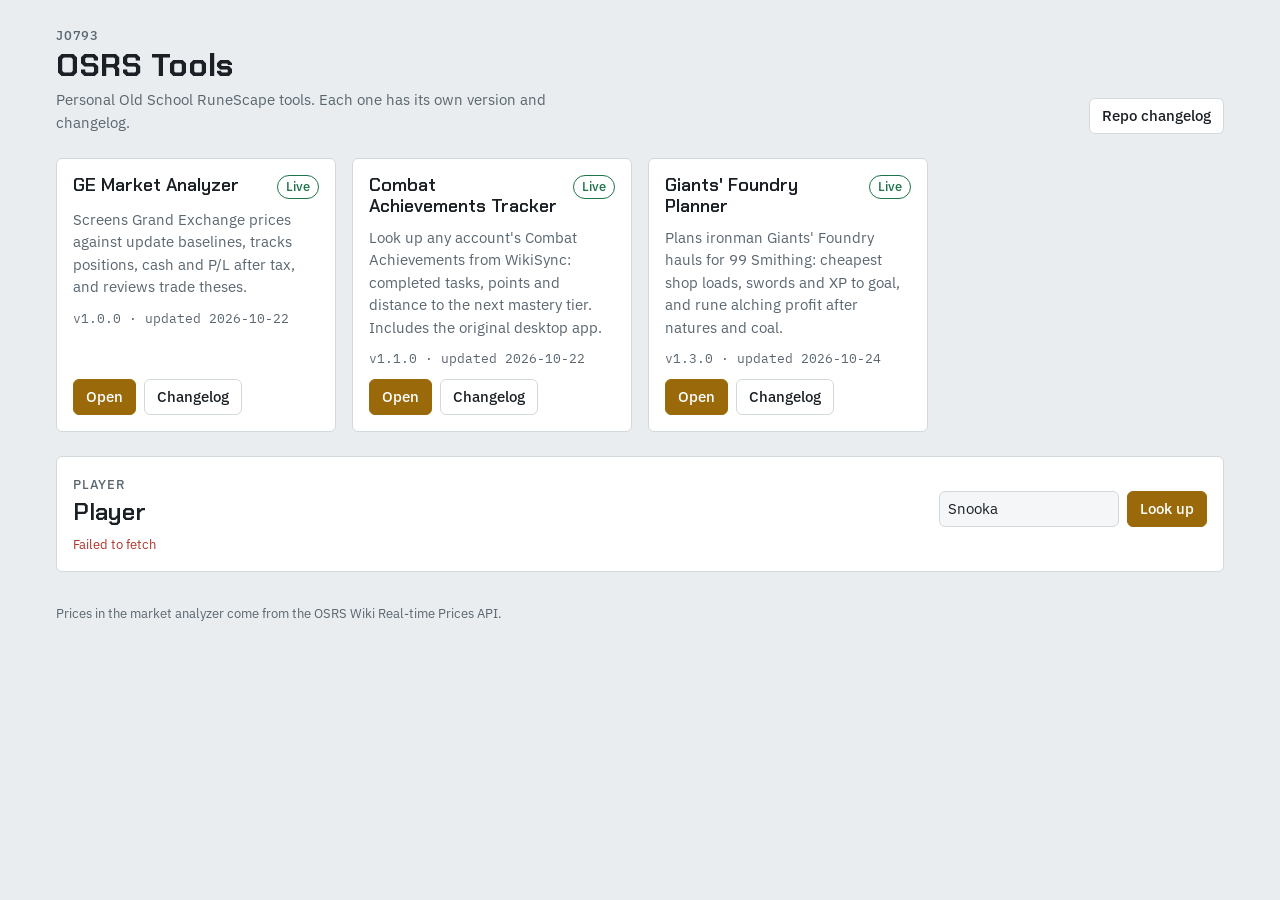
<file: index.html>
<!doctype html>
<html lang="en">
<head>
<meta charset="utf-8">
<meta name="viewport" content="width=device-width, initial-scale=1, viewport-fit=cover">
<title>OSRS Tools</title>
<link rel="stylesheet" href="shared/theme.css">
<style>
  header.hub { display: flex; flex-wrap: wrap; align-items: end; justify-content: space-between; gap: 12px; margin-bottom: 24px; }
  header.hub p { margin: 6px 0 0; max-width: 60ch; }
  .tools { display: grid; grid-template-columns: repeat(auto-fill, minmax(280px, 1fr)); gap: 16px; }
  .tool { display: flex; flex-direction: column; gap: 10px; }
  .tool .top { display: flex; justify-content: space-between; align-items: start; gap: 8px; }
  .tool p { margin: 0; color: var(--muted); }
  .tool .meta { font-size: var(--step--1); color: var(--muted); }
  .tool .actions { display: flex; gap: 8px; margin-top: auto; flex-wrap: wrap; }
  .status-scaffold { color: var(--warn); }
  .status-live { color: var(--up); }
  .status-pending-import { color: var(--muted); }
  .status-archived { color: var(--muted); }
  /* ---------- player panel ---------- */
  [hidden] { display: none !important; }
  .player { margin-top: 24px; display: grid; gap: 16px; }
  .p-head { display: flex; flex-wrap: wrap; align-items: end; justify-content: space-between; gap: 12px; }
  .p-head h2 { margin-top: 2px; }
  .p-meta { font-size: var(--step--1); color: var(--muted); margin-top: 2px; }
  .p-form { display: flex; gap: 8px; flex-wrap: wrap; }
  .p-form input { width: 12em; }
  .p-status { font-size: var(--step--1); color: var(--muted); min-height: 1.2em; margin: -8px 0 0; }
  .p-status.err { color: var(--down); } .p-status.warn { color: var(--warn); } .p-status.ok { color: var(--up); }
  .p-body { display: grid; gap: 14px; }
  .p-sum { display: grid; grid-template-columns: repeat(auto-fit, minmax(160px, 1fr)); gap: 10px; }
  .sum { display: grid; gap: 2px; padding: 10px 12px; background: var(--surface-2); border-radius: var(--radius); border-top: 2px solid var(--gold); }
  .sum b { font-family: var(--font-display); font-size: var(--step-2); font-weight: 600; line-height: 1.1; }
  .sum small { font-size: var(--step--1); }
  .p-controls { display: flex; flex-wrap: wrap; align-items: center; gap: 10px 14px; }
  .seg { display: inline-flex; border: 1px solid var(--line); border-radius: var(--radius); overflow: hidden; }
  .seg button { border: 0; border-radius: 0; padding: 4px 10px; background: var(--surface); font-size: var(--step--1); }
  .seg button + button { border-left: 1px solid var(--line); }
  .seg button.on { background: var(--gold); color: var(--surface); }
  .p-controls label { display: inline-flex; align-items: center; gap: 6px; font-size: var(--step--1); color: var(--muted); }
  .p-controls select { font-size: var(--step--1); padding: 3px 6px; }
  .p-grid { display: grid; grid-template-columns: repeat(auto-fill, minmax(min(100%, 176px), 1fr)); gap: 8px; }
  .skill { --c: var(--muted); position: relative; min-width: 0; display: grid; gap: 6px; padding: 9px 10px 8px; border-radius: var(--radius);
    background: var(--surface-2); border: 1px solid var(--line); border-left: 3px solid var(--c); }
  .skill.cat-combat { --c: var(--down); } .skill.cat-gathering { --c: var(--up); }
  .skill.cat-artisan { --c: var(--gold); } .skill.cat-support { --c: var(--info); }
  .s-top { display: flex; align-items: center; gap: 7px; }
  .s-top img { image-rendering: pixelated; flex: none; }
  .s-name { font-weight: 500; flex: 1; min-width: 0; overflow: hidden; text-overflow: ellipsis; white-space: nowrap; }
  .s-lvl { font-family: var(--font-display); font-size: 1.35rem; font-weight: 700; line-height: 1; }
  .s-bar { height: 4px; border-radius: 2px; background: var(--line); overflow: hidden; }
  .s-bar i { display: block; height: 100%; background: var(--c); }
  .s-foot { display: flex; justify-content: space-between; gap: 6px; font-size: 0.72rem; color: var(--muted); }
  .s-gain { color: var(--up); white-space: nowrap; }
  .s-up { font-style: normal; font-size: 0.72rem; color: var(--up); }
  .s-xp { white-space: nowrap; }
  .s-next { font-size: 0.72rem; color: var(--muted); opacity: .8; }
  .skill.maxed { background: linear-gradient(var(--gold-soft), var(--surface-2) 70%); border-color: color-mix(in srgb, var(--gold) 45%, var(--line)); border-left-color: var(--gold); }
  .skill.maxed .s-lvl { color: var(--gold); }
  .skill.maxed .s-bar i { background: var(--gold); }
  .p-empty { margin: 0; color: var(--muted); font-size: var(--step--1); }
  .p-credit { margin: 0; font-size: var(--step--1); color: var(--muted); }
  .legend { display: inline-flex; flex-wrap: wrap; gap: 6px; }
  .legend button { font-size: var(--step--1); padding: 3px 9px; border-radius: 999px; }
  .legend button::before { content: ""; width: 8px; height: 8px; border-radius: 50%; background: var(--c, var(--muted)); }
  .legend button.on { border-color: var(--c, var(--gold)); background: var(--surface-2); }
  .legend [data-cat="combat"] { --c: var(--down); } .legend [data-cat="gathering"] { --c: var(--up); }
  .legend [data-cat="artisan"] { --c: var(--gold); } .legend [data-cat="support"] { --c: var(--info); }
  @media (max-width: 560px) {
    .player { padding: 12px; }
    .p-sum { grid-template-columns: 1fr 1fr; }
    .p-grid { grid-template-columns: 1fr 1fr; gap: 6px; }
    .skill { padding: 8px 8px 7px; }
    .s-top img { display: none; }
    .s-next { display: none; }
  }
  footer { margin-top: 32px; font-size: var(--step--1); color: var(--muted); }
</style>
</head>
<body>
<main class="wrap">
  <header class="hub">
    <div>
      <span class="label">j0793</span>
      <h1>OSRS Tools</h1>
      <p class="muted">Personal Old School RuneScape tools. Each one has its own version and changelog.</p>
    </div>
    <a class="btn" href="changelog.html">Repo changelog</a>
  </header>

  <section class="tools" id="tools" aria-live="polite">
    <p class="muted">Loading tools…</p>
  </section>

  <section class="panel player" aria-labelledby="p-who">
    <div class="p-head">
      <div>
        <span class="label">Player</span>
        <h2 id="p-who">Player</h2>
        <div class="p-meta" id="p-meta"></div>
      </div>
      <form class="p-form" id="p-form">
        <input id="p-name" type="text" placeholder="OSRS username" autocomplete="off" aria-label="OSRS username">
        <button class="primary" type="submit">Look up</button>
        <button type="button" id="p-update" hidden title="Ask Wise Old Man to re-read the hiscores now">Update</button>
        <button type="button" id="p-track" hidden>Start tracking</button>
      </form>
    </div>
    <p class="p-status" id="p-status" aria-live="polite"></p>
    <div class="p-body" id="p-body" hidden>
      <div class="p-sum" id="p-sum"></div>
      <div class="p-controls">
        <div class="seg" role="group" aria-label="Gains period">
          <button type="button" data-period="day">Day</button><button type="button" data-period="week">Week</button><button type="button" data-period="month">Month</button><button type="button" data-period="year">Year</button>
        </div>
        <div class="legend" role="group" aria-label="Skill type">
          <button type="button" data-cat="all">All</button><button type="button" data-cat="combat">Combat</button><button type="button" data-cat="gathering">Gathering</button><button type="button" data-cat="artisan">Artisan</button><button type="button" data-cat="support">Support</button>
        </div>
        <label>Sort <select id="p-sort"><option value="game">Skill order</option><option value="level">Level</option><option value="xp">XP</option><option value="gained">Gained</option></select></label>
        <label><input type="checkbox" id="p-gained"> Gained only</label>
      </div>
      <div class="p-grid" id="p-grid"></div>
      <p class="p-empty" id="p-empty" hidden></p>
      <p class="p-credit">Stats and gains from <a href="https://wiseoldman.net" rel="noopener">Wise Old Man</a>, which reads the hiscores when someone presses Update or the RuneLite plugin syncs. Icons from the OSRS Wiki.</p>
    </div>
  </section>

  <footer>Prices in the market analyzer come from the OSRS Wiki Real-time Prices API.</footer>
</main>

<script>
  const STATUS_LABEL = { scaffold: "Scaffold", live: "Live", "pending-import": "Pending import", archived: "Archived" };

  function card(t) {
    const el = document.createElement("article");
    el.className = "panel tool";
    const ready = t.status !== "pending-import";
    el.innerHTML = `
      <div class="top">
        <h3></h3>
        <span class="chip status-${t.status}"></span>
      </div>
      <p></p>
      <div class="meta mono"></div>
      <div class="actions"></div>`;
    el.querySelector("h3").textContent = t.name;
    el.querySelector(".chip").textContent = STATUS_LABEL[t.status] || t.status;
    el.querySelector("p").textContent = t.description;
    el.querySelector(".meta").textContent = t.version ? `v${t.version} · updated ${t.updated}` : "Not imported yet";
    const actions = el.querySelector(".actions");
    if (ready) {
      const open = document.createElement("a");
      open.className = "btn primary"; open.href = t.path; open.textContent = "Open";
      actions.append(open);
    }
    const log = document.createElement("a");
    log.className = "btn"; log.href = `changelog.html?tool=${encodeURIComponent(t.id)}`; log.textContent = "Changelog";
    actions.append(log);
    return el;
  }

  fetch("tools.json")
    .then(r => r.json())
    .then(({ tools }) => {
      const box = document.getElementById("tools");
      box.replaceChildren(...tools.map(card));
    })
    .catch(() => {
      document.getElementById("tools").innerHTML =
        '<p class="muted">Could not load tools.json. Open this page through GitHub Pages or a local server, not as a file.</p>';
    });
</script>
<script type="module" src="player.js"></script>
</body>
</html>
</file>
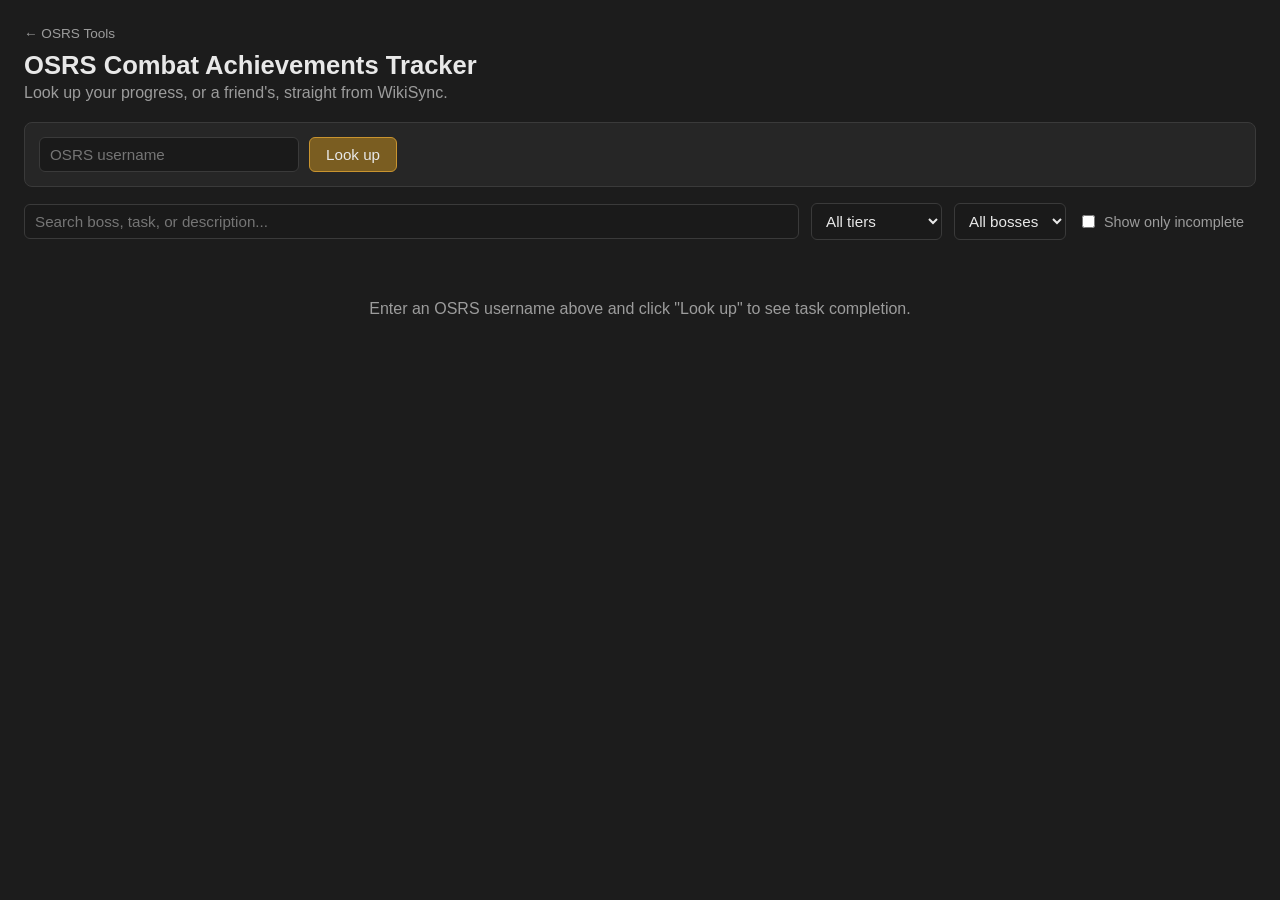
<file: ca-tracker/index.html>
<!DOCTYPE html>
<html lang="en">
<head>
<meta charset="UTF-8">
<meta name="viewport" content="width=device-width, initial-scale=1.0">
<title>OSRS Combat Achievements Tracker</title>
<link rel="icon" href="data:image/svg+xml,%3Csvg xmlns='http://www.w3.org/2000/svg' viewBox='0 0 16 16'%3E%3Cpath d='M8 1l2 4 4 .6-3 3 .7 4.4L8 11l-3.7 2 .7-4.4-3-3L6 5z' fill='%23c9942f'/%3E%3C/svg%3E">
<link rel="stylesheet" href="style.css">
</head>
<body>
  <header>
    <a class="hub-link" href="../">&larr; OSRS Tools</a>
    <h1>OSRS Combat Achievements Tracker</h1>
    <p class="subtitle">Look up your progress, or a friend's, straight from WikiSync.</p>
  </header>

  <section class="lookup-bar">
    <input id="username-input" type="text" placeholder="OSRS username" autocomplete="off">
    <button id="lookup-btn">Look up</button>
    <span id="lookup-status" class="status"></span>
  </section>

  <section class="controls" id="controls" hidden>
    <input id="search-input" type="text" placeholder="Search boss, task, or description...">

    <select id="tier-select">
      <option value="All">All tiers</option>
      <option value="Easy">Easy</option>
      <option value="Medium">Medium</option>
      <option value="Hard">Hard</option>
      <option value="Elite">Elite</option>
      <option value="Master">Master</option>
      <option value="Grandmaster">Grandmaster</option>
    </select>

    <select id="boss-select">
      <option value="All">All bosses</option>
    </select>

    <label class="checkbox-label">
      <input type="checkbox" id="incomplete-checkbox">
      Show only incomplete
    </label>

    <span id="progress-label" class="progress-label"></span>
  </section>

  <section class="mastery-bar" id="mastery-bar" hidden></section>

  <section class="table-wrap" id="table-wrap" hidden>
    <table id="task-table">
      <thead>
        <tr>
          <th class="col-done">Done</th>
          <th class="col-tier">Tier</th>
          <th class="col-boss">Boss</th>
          <th class="col-task">Task</th>
          <th class="col-desc">Description</th>
        </tr>
      </thead>
      <tbody id="task-tbody"></tbody>
    </table>
  </section>

  <p class="empty-state" id="empty-state">
    Enter an OSRS username above and click "Look up" to see task completion.
  </p>

  <script src="app.js"></script>
</body>
</html>
</file>
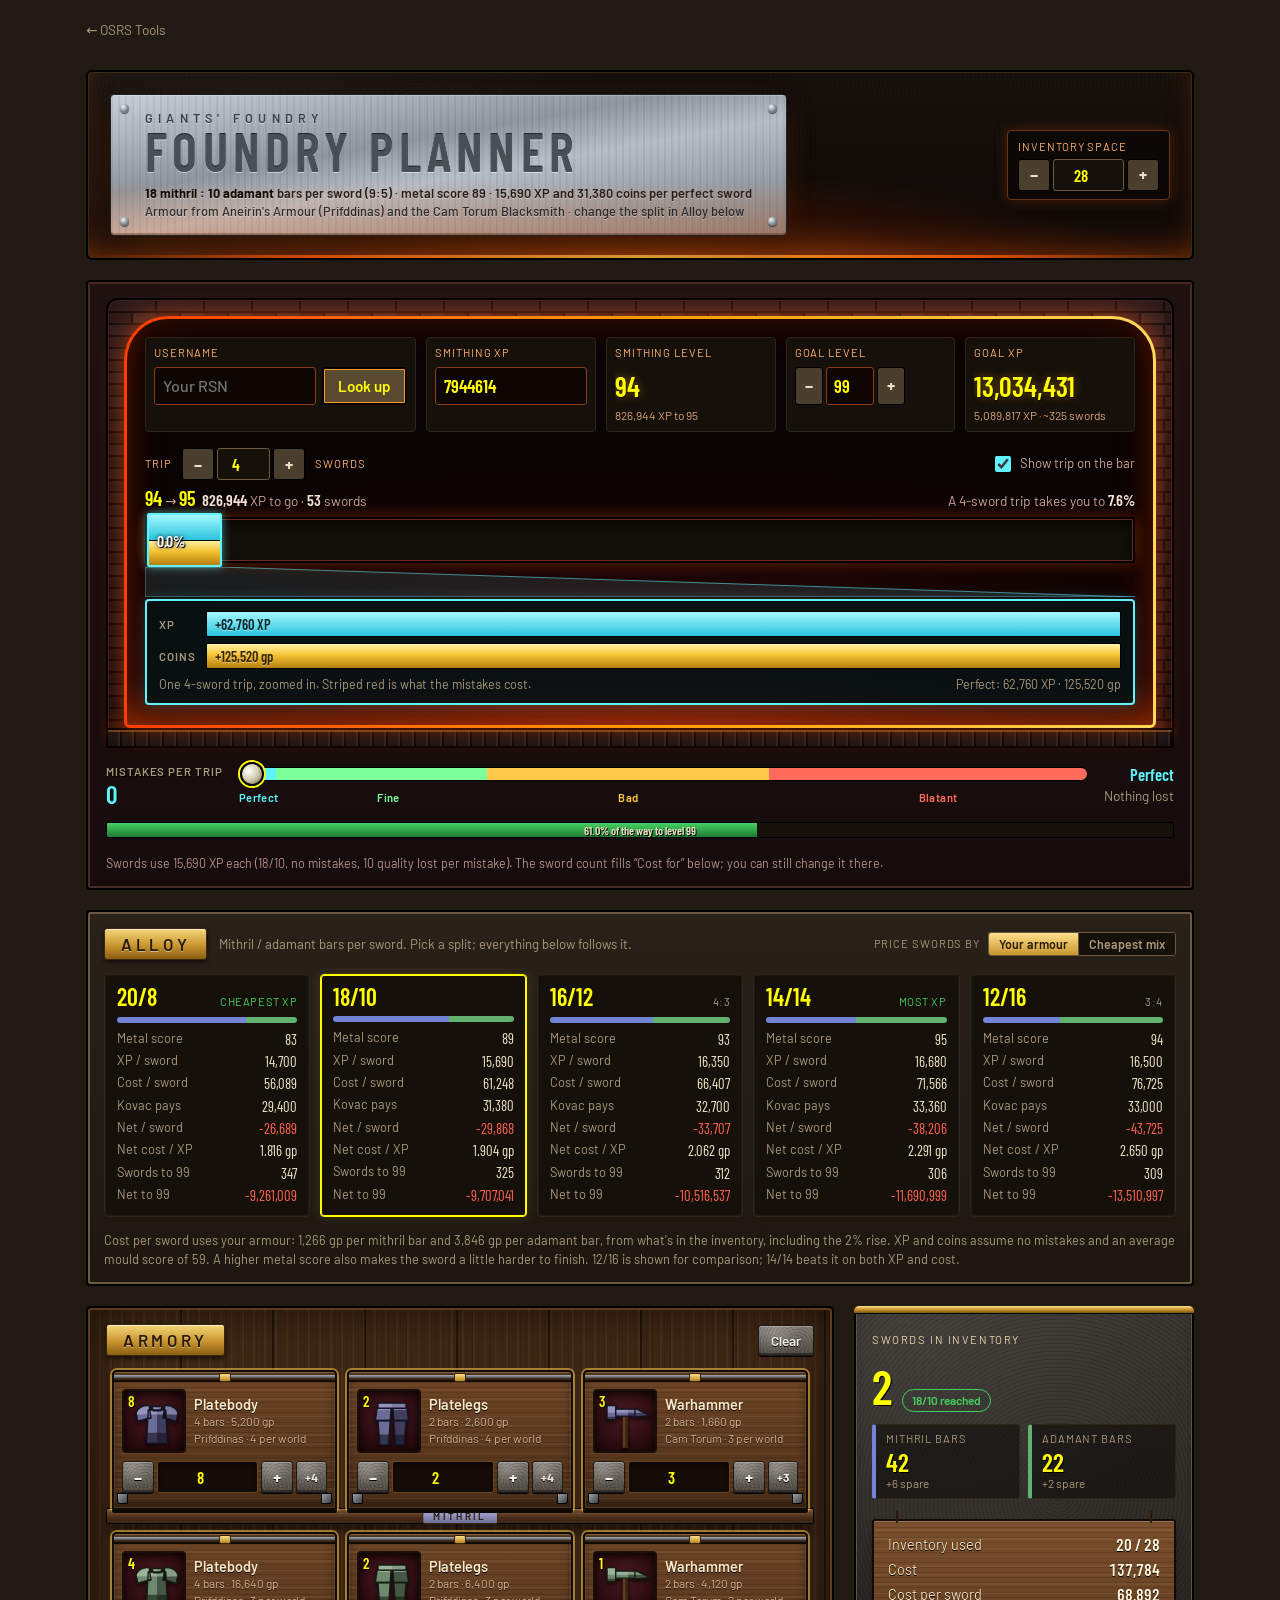
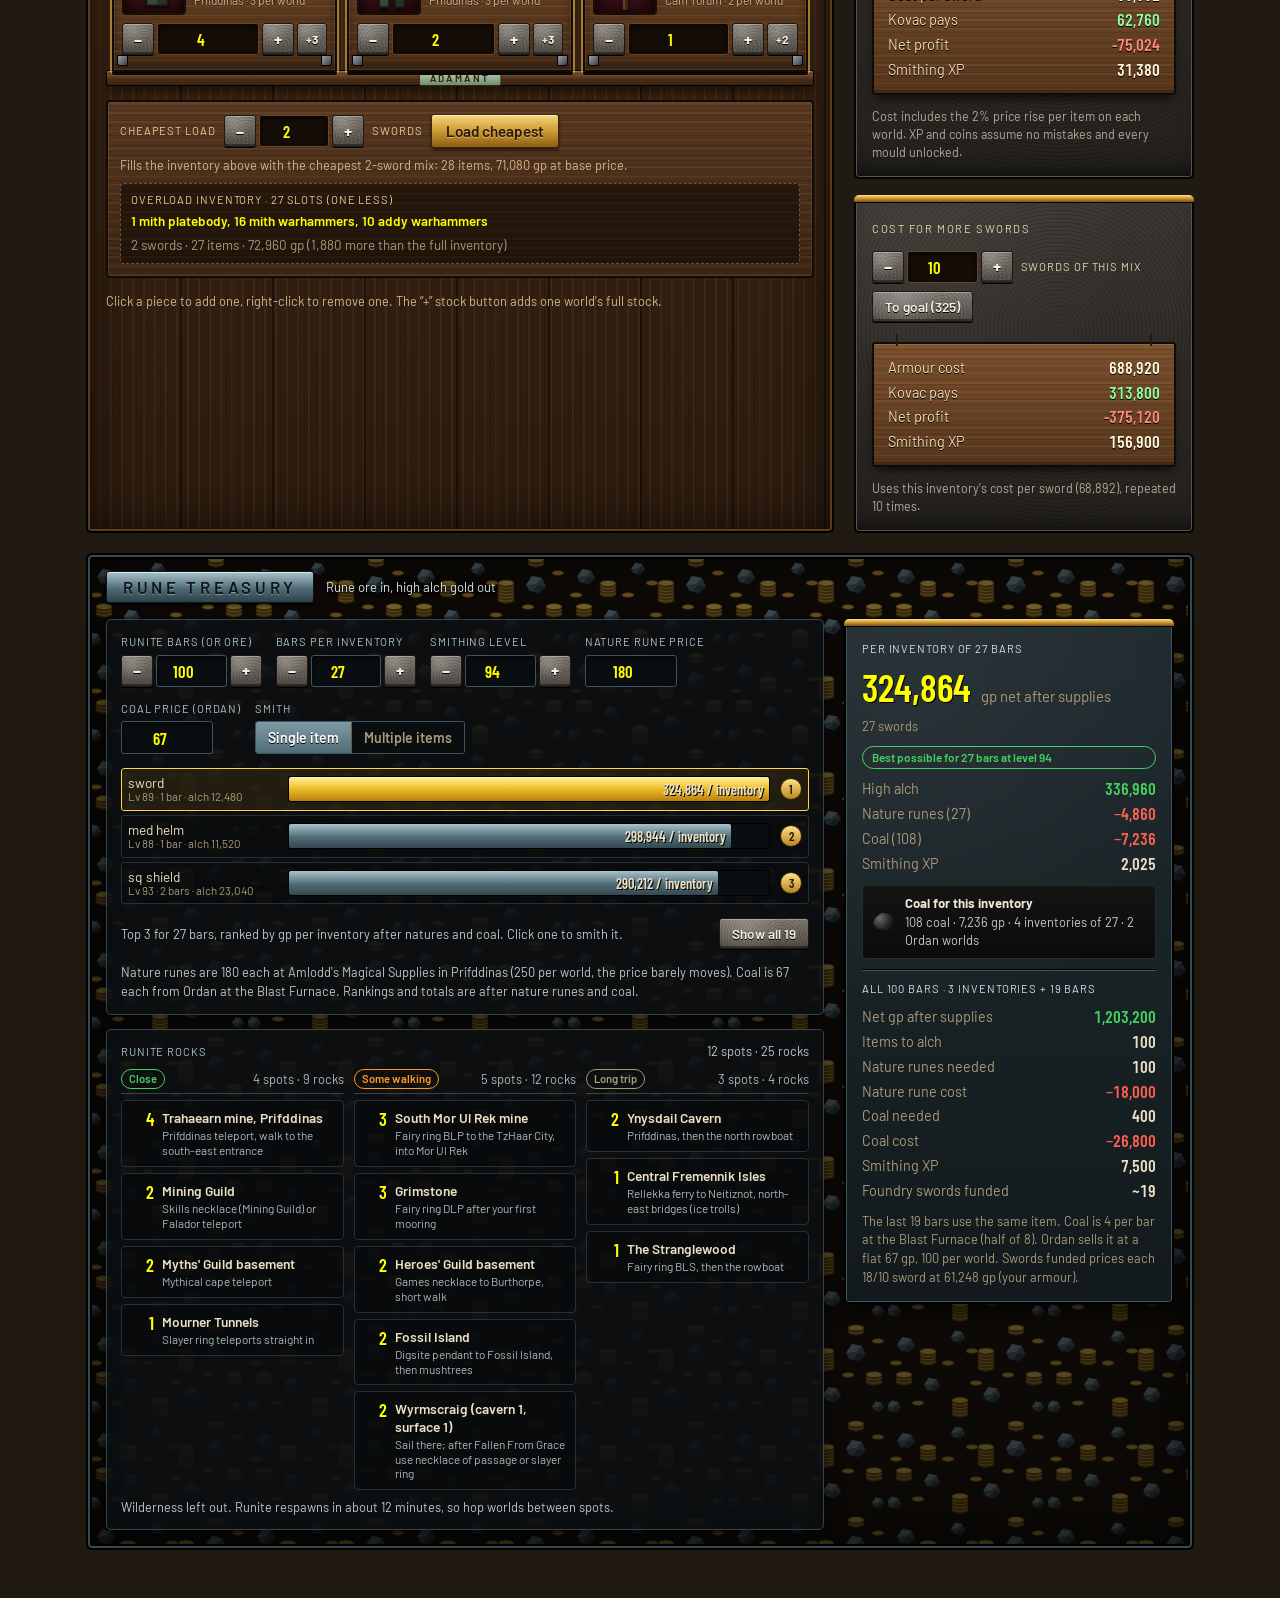
<file: foundry-tracker/index.html>
<!doctype html>
<html lang="en">
<head>
<meta charset="utf-8">
<meta name="viewport" content="width=device-width, initial-scale=1">
<title>Giants' Foundry Planner</title>
<link rel="icon" href="data:image/svg+xml,%3Csvg xmlns='http://www.w3.org/2000/svg' viewBox='0 0 16 16'%3E%3Cpath d='M2 10h12l-2 4H4z' fill='%23ff981f'/%3E%3Cpath d='M5 9c0-3 2-3 1-7 3 2 5 4 4 7z' fill='%23ffff00'/%3E%3C/svg%3E">
<link rel="stylesheet" href="https://fonts.googleapis.com/css2?family=Barlow:wght@400;600&family=Barlow+Condensed:wght@600&display=swap">
<style>
/* Layout: one page, top to bottom — furnace goal panel, then the armory with the counter beside it, then rune alching with the runite rocks list beside it. Single dark look modelled on the game's stone-and-gold interface. */
:root{
  --bg:#211a12; --panel:#3a3024; --well:#15100a; --rim:#6b5a42; --line:#2e2519;
  --text:#ece0c4; --muted:#a9997b; --gold:#ff981f; --yellow:#ffff00;
  --mith:#7383d6; --mith-dk:#3a4377; --addy:#62b16f; --addy-dk:#2e5a36; --rune:#56c6cc; --rune-dk:#1f6d72;
  --good:#45d160; --bad:#ff6150;
  --f-disp:"Barlow",system-ui,-apple-system,"Segoe UI",sans-serif;
  --f-body:"Barlow",system-ui,-apple-system,"Segoe UI",sans-serif;
  --f-num:"Barlow Condensed","Arial Narrow",system-ui,sans-serif;
  color-scheme:dark;
}
[hidden]{display:none!important}
*{box-sizing:border-box}
html,body{margin:0}
body{background:var(--bg);color:var(--text);font:15px/1.45 var(--f-body)}
.wrap{max-width:1140px;margin:0 auto;padding-block:20px 48px;
  padding-left:max(16px,env(safe-area-inset-left,0px));padding-right:max(16px,env(safe-area-inset-right,0px));
  display:grid;gap:20px}
h1,h2{font-family:var(--f-disp);font-weight:600;margin:0;letter-spacing:.02em;text-wrap:balance;text-shadow:1px 1px 0 #000}
h1{font-size:1.9rem;color:var(--yellow)}
h2{font-size:1.2rem;color:var(--yellow)}
p{margin:0}
.muted{color:var(--muted)}
.small{font-size:.8rem}
.label{font-size:.7rem;text-transform:uppercase;letter-spacing:.08em;color:var(--muted)}
.num{font-family:var(--f-num);font-variant-numeric:tabular-nums}
.panel{background:var(--panel);border:2px solid #000;box-shadow:inset 0 0 0 2px var(--rim);border-radius:4px;padding:16px;display:grid;gap:14px;min-width:0}
.head{display:flex;flex-wrap:wrap;justify-content:space-between;align-items:end;gap:10px}
button{font:inherit;color:var(--text);cursor:pointer}
button:focus-visible,input:focus-visible,select:focus-visible{outline:2px solid var(--yellow);outline-offset:2px}
input[type=number],select{background:var(--well);color:var(--yellow);border:1px solid var(--rim);border-radius:3px;font:600 1.05rem var(--f-num);padding:5px 6px;text-align:center;min-width:0}
select{text-align:left;color:var(--text);font:500 .95rem var(--f-body);padding:6px 8px}
.stepper{display:inline-flex;align-items:stretch;gap:3px}
.stepper input{width:4.2em}
.sb{width:32px;min-height:32px;background:#4a3e2e;border:1px solid #000;border-radius:3px;font-weight:700;font-size:1.05rem;line-height:1}
.sb:hover{background:#5d4c34;color:var(--yellow)}
.btn{background:#5b4a32;border:2px solid #000;box-shadow:inset 0 0 0 1px var(--gold);border-radius:3px;padding:7px 14px;font:600 .95rem var(--f-disp);color:var(--yellow)}
.btn:hover{background:#6e5a3c}
.ghost{background:none;border:1px solid var(--rim);border-radius:3px;padding:5px 10px;font-size:.85rem;color:var(--muted)}
.ghost:hover{color:var(--text);border-color:var(--gold)}
.field{display:grid;gap:4px}

/* inventory */
.top{display:grid;grid-template-columns:minmax(0,1fr) 340px;gap:20px;align-items:stretch}
@media (max-width:900px){.top{grid-template-columns:1fr}}
/* ---------- armory ---------- */
.armory{position:relative;display:grid;gap:14px;align-content:start;padding:16px 18px 18px;border:2px solid #000;border-radius:5px;min-width:0;
  background:repeating-linear-gradient(90deg,rgba(0,0,0,.45) 0 2px,transparent 2px 92px),repeating-linear-gradient(90deg,rgba(0,0,0,.10) 0 1px,transparent 1px 6px),repeating-linear-gradient(90deg,rgba(255,220,170,.05) 0 2px,transparent 2px 11px),linear-gradient(#3e2715,#2c1b0e);
  box-shadow:inset 0 0 0 2px #5c3b1f,inset 0 0 50px rgba(0,0,0,.6)}
.armhead{display:flex;justify-content:space-between;align-items:center;gap:10px}
.plaque{display:inline-block;padding:5px 16px;border-radius:3px;font:600 1.05rem var(--f-disp);letter-spacing:.22em;text-transform:uppercase;color:#2b1a06;text-shadow:0 1px 0 rgba(255,255,255,.45);
  background:linear-gradient(#f6d77a,#c8952f 55%,#8a5e14);border:1px solid #3a2608;box-shadow:inset 0 1px 0 rgba(255,255,255,.6),0 2px 4px rgba(0,0,0,.6)}
.rack{display:grid;gap:0}
.rack .items{position:relative;z-index:1;padding:0 6px}
.items{display:grid;grid-template-columns:repeat(3,minmax(0,1fr));gap:10px}
@media (max-width:620px){.items{grid-template-columns:repeat(2,minmax(0,1fr))}}
.shelf{position:relative;height:16px;margin-top:-2px;border:1px solid #000;border-radius:2px;background:repeating-linear-gradient(0deg,rgba(0,0,0,.12) 0 1px,transparent 1px 5px),repeating-linear-gradient(0deg,rgba(255,220,170,.06) 0 2px,transparent 2px 9px),linear-gradient(#7a5030,#4e3019 60%,#2e1c0e);box-shadow:0 8px 12px -4px rgba(0,0,0,.8),inset 0 1px 0 rgba(255,220,170,.25)}
.shelf .tag2{position:absolute;left:50%;top:50%;transform:translate(-50%,-50%);padding:0 10px;font:600 .62rem/14px var(--f-disp);letter-spacing:.24em;text-transform:uppercase;color:#2b1a06;background:linear-gradient(#e9c86a,#a87a22);border:1px solid #3a2608;border-radius:2px}
.rack.m .tag2{background:linear-gradient(#b4b4dc,#6c6c98)} .rack.a .tag2{background:linear-gradient(#bcd6bc,#6f8a6f)}
.rack+.rack{margin-top:8px}
.chest{position:relative;display:grid;grid-template-columns:64px minmax(0,1fr);gap:8px;align-items:center;padding:17px 8px 15px;margin-bottom:0;border:2px solid #120b05;border-radius:5px 5px 2px 2px;
  background:repeating-linear-gradient(0deg,rgba(0,0,0,.12) 0 1px,transparent 1px 5px),repeating-linear-gradient(0deg,rgba(255,220,170,.06) 0 2px,transparent 2px 9px),linear-gradient(#6e4526,#4c2f18);box-shadow:inset 0 0 0 1px rgba(255,210,150,.12),inset 0 -6px 10px rgba(0,0,0,.4),0 3px 0 #0b0703}
.chest::before,.chest::after{content:"";position:absolute;bottom:4px;width:9px;height:9px;background:linear-gradient(135deg,#9aa0a6,#3c4045);border:1px solid #000}
.chest::before{left:3px;border-radius:0 0 0 3px} .chest::after{right:3px;border-radius:0 0 3px 0}
.chest .lid{position:absolute;left:-2px;right:-2px;top:-2px;height:12px;border:2px solid #120b05;border-radius:5px 5px 0 0;background:linear-gradient(#5a3a20,#3a2412);box-shadow:inset 0 1px 0 rgba(255,210,150,.25)}
.chest .lid::before{content:"";position:absolute;left:0;right:0;top:3px;height:3px;background:linear-gradient(#a7adb3,#4b5056)}
.chest .lid i{position:absolute;left:50%;top:1px;width:12px;height:9px;transform:translateX(-50%);border-radius:2px;background:linear-gradient(#ffe08a,#b9861f);border:1px solid #3a2608}
.chest.on{box-shadow:inset 0 0 0 1px rgba(255,210,150,.12),inset 0 -6px 10px rgba(0,0,0,.4),0 3px 0 #0b0703,0 0 0 2px rgba(255,200,80,.55)}
.pic{width:64px;height:64px;padding:5px;border:2px solid #1a0f06;border-radius:4px;position:relative;display:grid;place-items:center;
  background:radial-gradient(circle at 50% 40%,#4a1a20,#2a0b10 70%,#1a0609);box-shadow:inset 0 3px 8px rgba(0,0,0,.7)}
.pic:hover{border-color:#c8952f}
.pic svg{width:56px;height:56px;display:block;filter:drop-shadow(0 2px 2px rgba(0,0,0,.7))}
.pic .q{position:absolute;top:1px;left:4px;font:600 .95rem var(--f-num);color:var(--yellow);text-shadow:1px 1px 0 #000}
.itxt{min-width:0}
.iname{font-weight:600;font-size:.9rem;line-height:1.2;color:#fbe9c8;text-shadow:0 1px 0 #000}
.imeta{font-size:.74rem;color:#d4b48c;text-shadow:0 1px 0 rgba(0,0,0,.6)}
.qty{grid-column:1/-1;display:flex;gap:3px}
.qty input{flex:1;width:0}
.qty .stock{width:auto;padding:0 8px;font-size:.74rem}
@media (max-width:620px){.chest{grid-template-columns:1fr;justify-items:center;text-align:center}.qty{width:100%}}
@media (max-width:400px){.armory{padding:12px 10px 14px}.rack .items{padding:0 2px;gap:8px}.chest{padding:16px 5px 14px}.armory .qty .sb{width:26px;min-height:30px}.qty .stock{padding:0 4px}.imeta{font-size:.7rem}}
/* stone buttons used in the armory and counter */
.armory .sb,.counter .sb,.stone{background:radial-gradient(circle at 30% 22%,rgba(255,255,255,.20),transparent 55%),repeating-radial-gradient(circle at 70% 65%,rgba(0,0,0,.14) 0 1px,transparent 1px 3px),repeating-radial-gradient(circle at 20% 80%,rgba(255,255,255,.06) 0 1px,transparent 1px 4px),linear-gradient(#807a72,#504a44);border:1px solid #1b1815;border-radius:3px;color:#f6efe0;text-shadow:0 1px 0 #000;box-shadow:inset 0 1px 0 rgba(255,255,255,.28),inset 0 -2px 0 rgba(0,0,0,.4),0 1px 0 #000}
.armory .sb:hover,.counter .sb:hover,.stone:hover{filter:brightness(1.15);color:var(--yellow)}
.armory .sb:active,.counter .sb:active,.stone:active{box-shadow:inset 0 2px 3px rgba(0,0,0,.5)}
.stone{padding:6px 12px;font:600 .85rem var(--f-disp)}
.armory input[type=number],.counter input[type=number]{background:#140c06;border:1px solid #6b4524;box-shadow:inset 0 2px 4px rgba(0,0,0,.7)}
.brass{padding:7px 14px;border-radius:3px;font:600 .95rem var(--f-disp);color:#2b1a06;text-shadow:0 1px 0 rgba(255,255,255,.4);background:linear-gradient(#f6d77a,#c8952f 55%,#8a5e14);border:1px solid #3a2608;box-shadow:inset 0 1px 0 rgba(255,255,255,.6),0 2px 3px rgba(0,0,0,.6)}
.brass:hover{filter:brightness(1.08)}
.quarter{display:grid;gap:8px;padding:12px;border:2px solid #120b05;border-radius:4px;background:repeating-linear-gradient(0deg,rgba(0,0,0,.12) 0 1px,transparent 1px 5px),repeating-linear-gradient(0deg,rgba(255,220,170,.06) 0 2px,transparent 2px 9px),linear-gradient(#583820,#3c2513);box-shadow:inset 0 0 0 1px rgba(255,210,150,.1)}
.qhead{display:flex;flex-wrap:wrap;gap:8px;align-items:center}
.qhead .label,.armory .label{color:#e8c99a}
.qnote,.armnote{font-size:.8rem;color:#d4b48c}
.quarter .overflow{background:rgba(10,6,3,.55);border-color:#7a5030}
/* ---------- counter ---------- */
.counter{display:grid;gap:16px;align-content:start;min-width:0}
.till{position:relative;display:grid;gap:12px;padding:20px 16px 16px;border:2px solid #000;border-radius:5px;min-width:0;
  background:radial-gradient(circle at 20% 10%,rgba(255,255,255,.05),transparent 50%),repeating-radial-gradient(circle at 60% 40%,rgba(0,0,0,.16) 0 1px,transparent 1px 4px),linear-gradient(#3b3733,#24211e);
  box-shadow:inset 0 0 0 1px #5b544c,inset 0 -20px 30px -20px rgba(0,0,0,.8)}
.till::before{content:"";position:absolute;left:-2px;right:-2px;top:-2px;height:7px;border-radius:5px 5px 0 0;background:linear-gradient(#ffe08a,#c8952f 50%,#7a5212);border-bottom:1px solid #000}
.tillhead .label{color:#e8d2a8;letter-spacing:.14em}
.tillnote{font-size:.78rem;color:#b8aa94}
.banner{position:relative;margin-top:8px;padding:14px 14px 12px;border:2px solid #120b05;border-radius:3px;background:repeating-linear-gradient(0deg,rgba(0,0,0,.12) 0 1px,transparent 1px 5px),repeating-linear-gradient(0deg,rgba(255,220,170,.06) 0 2px,transparent 2px 9px),linear-gradient(#7a4f2c,#56361c);box-shadow:inset 0 1px 0 rgba(255,220,170,.25),inset 0 -3px 0 rgba(0,0,0,.3),0 6px 10px -4px rgba(0,0,0,.8)}
.banner::before,.banner::after{content:"";position:absolute;top:-10px;width:2px;height:12px;background:#2a1a0c}
.banner::before{left:22px} .banner::after{right:22px}
.banner dl.kv dt{color:#f3dcb4;text-shadow:0 1px 0 #000}
.banner dl.kv dd{color:#fff6dc;text-shadow:0 1px 0 #000}
.banner dl.kv dd.good{color:#8dff9f} .banner dl.kv dd.bad{color:#ff8a7a}
.counter .barsum>div{background:rgba(10,8,6,.55)}
.counter .cheap .label{color:#e8d2a8}

/* readout */
.big{display:flex;align-items:baseline;gap:10px;flex-wrap:wrap}
.big b{font:600 3rem/1 var(--f-num);color:var(--yellow);text-shadow:1px 1px 0 #000}
.pill{display:inline-block;font-size:.74rem;font-weight:600;padding:2px 9px;border-radius:99px;border:1px solid currentColor}
.pill.good{color:var(--good)} .pill.warn{color:var(--gold)} .pill.bad{color:var(--bad)}
.barsum{display:grid;grid-template-columns:1fr 1fr;gap:8px}
.barsum>div{background:var(--well);border:1px solid var(--line);border-left:4px solid var(--mith);border-radius:3px;padding:6px 10px;display:grid;gap:1px}
.barsum>.a{border-left-color:var(--addy)}
.barsum b{font:600 1.6rem/1 var(--f-num);color:var(--yellow);text-shadow:1px 1px 0 #000}
.barsum small{font-size:.74rem;color:var(--muted)}
dl.kv{display:grid;grid-template-columns:1fr auto;gap:4px 12px;margin:0;font-size:.9rem}
dl.kv dt{color:var(--muted)} dl.kv dd{margin:0;text-align:right;font:600 1.02rem var(--f-num);font-variant-numeric:tabular-nums}
.good{color:var(--good)} .bad{color:var(--bad)}
hr{border:0;border-top:1px solid #000;border-bottom:1px solid var(--rim);margin:0;width:100%}
.cheap{display:flex;flex-wrap:wrap;gap:8px;align-items:center}
.overflow{background:var(--well);border:1px dashed var(--rim);border-radius:4px;padding:8px 10px;font-size:.84rem;display:grid;gap:4px}
.overflow b.y{color:var(--yellow);font-weight:600}
.goal{gap:16px;padding:16px 18px;background:linear-gradient(#1f1211,#160c0b);box-shadow:inset 0 0 0 2px #4a2a29}
.goal .status{color:#b39189}
.ghead{display:grid;grid-template-columns:minmax(0,1.6fr) repeat(4,minmax(0,1fr));gap:10px}
@media (max-width:900px){.ghead{grid-template-columns:repeat(2,minmax(0,1fr))}.ghead .tile.user{grid-column:1/-1}}
.tile{background:var(--well);border:1px solid var(--line);border-radius:4px;padding:8px 10px;display:grid;gap:6px;align-content:start;min-width:0}
.tile .row{display:flex;gap:6px;align-items:center;min-height:38px}
.tile input[type=text],.tile input[type=number]{height:38px;font:600 1.15rem var(--f-num);background:#14100b;border:1px solid var(--rim);border-radius:3px;color:var(--yellow);padding:0 8px;min-width:0;width:100%;text-align:left}
.tile input[type=text]{color:var(--text);font:500 1rem var(--f-body)}
.tile .stepper input{width:3.2em;text-align:center;padding:0 2px}
.tile .sb{min-height:38px}
.tile .btn{height:38px;white-space:nowrap}
.tile .val{font:600 1.9rem/38px var(--f-num);color:var(--yellow);text-shadow:1px 1px 0 #000;white-space:nowrap;overflow:hidden;text-overflow:ellipsis}
@media (max-width:900px){.tile .val{font-size:1.5rem}}
.tile small{font-size:.74rem;color:var(--muted);margin-top:-4px}
/* big level bar */
.lvlbar{display:grid;gap:6px}
.tripctl{display:flex;flex-wrap:wrap;align-items:center;gap:8px 10px}
.tripctl .label{color:#ffb070}
.tripctl input[type=number]{width:3.2em}
.tripctl .tgl{display:inline-flex;align-items:center;gap:6px;margin-left:auto;font-size:.82rem;color:#c9a497;cursor:pointer}
.tripctl .tgl input{accent-color:#5ff2ff;width:16px;height:16px}
.lvlbar .cap{display:flex;justify-content:space-between;align-items:baseline;gap:10px;flex-wrap:wrap;font-size:.85rem;color:var(--muted)}
.lvlbar .cap b{color:var(--text);font:600 1rem var(--f-num)}
.lvlbar .cap .lv{font:600 1.25rem var(--f-num);color:var(--yellow);text-shadow:1px 1px 0 #000}
.bigbar{position:relative;height:46px;background:#120e09;border:2px solid #000;box-shadow:inset 0 0 0 1px var(--rim),inset 0 6px 10px rgba(0,0,0,.5);border-radius:3px}
.bigbar>.fill{position:absolute;inset:0 auto 0 0;background:linear-gradient(#ffe266,#e0a21c 55%,#a8700c);box-shadow:inset 0 2px 0 rgba(255,255,255,.35)}
.bigbar>.pct{position:absolute;left:10px;top:50%;transform:translateY(-50%);font:600 1rem var(--f-num);color:#fff;text-shadow:1px 1px 0 #000,0 0 4px #000;pointer-events:none}
.tseg{position:absolute;top:-6px;bottom:-6px;display:grid;grid-template-rows:1fr 1fr;border:2px solid #5ff2ff;border-radius:2px;background:#0a2a30;box-shadow:0 0 10px rgba(95,242,255,.55);min-width:6px;overflow:hidden;transition:left .2s,width .2s}
.lane{position:relative;overflow:hidden;background:repeating-linear-gradient(-45deg,#ff6b5a 0 4px,#7a1d14 4px 8px)}
.lane+.lane{border-top:1px solid #000}
.lane>i{position:absolute;inset:0 auto 0 0;transition:width .2s}
.lane.xp>i{background:linear-gradient(#a6f8ff,#29c3dd)}
.lane.gp>i{background:linear-gradient(#fff0a0,#f2c230 45%,#b8800e);overflow:hidden}
@keyframes shine{0%{left:-40%}60%,100%{left:110%}}
@media (prefers-reduced-motion:reduce){.lane.gp>i::after,.ztrack.gp>i::after{animation:none;display:none}}
/* zoom lens */
.lens{display:block;width:100%;height:30px;margin:-2px 0 -4px}
.lens polygon{fill:rgba(95,242,255,.10);stroke:rgba(95,242,255,.55);stroke-width:1;vector-effect:non-scaling-stroke}
.zoom{display:grid;grid-template-columns:auto minmax(0,1fr);gap:6px 10px;align-items:center;background:#0d1d20;border:2px solid #5ff2ff;border-radius:4px;padding:10px 12px;box-shadow:0 0 14px rgba(95,242,255,.18)}
.zoom .zl{font:600 .72rem var(--f-disp);letter-spacing:.08em;text-transform:uppercase;color:var(--muted)}
.ztrack{position:relative;height:26px;border:1px solid #000;border-radius:2px;overflow:hidden;background:repeating-linear-gradient(-45deg,#ff6b5a 0 5px,#7a1d14 5px 10px)}
.ztrack>i{position:absolute;inset:0 auto 0 0;transition:width .2s}
.ztrack.xp>i{background:linear-gradient(#a6f8ff,#29c3dd)}
.ztrack.gp>i{background:linear-gradient(#fff3a8,#f5c535 45%,#b67d10);overflow:hidden}
.lane.gp>i::after,.ztrack.gp>i::after{content:"";position:absolute;top:0;bottom:0;width:40%;left:-40%;background:linear-gradient(100deg,transparent,rgba(255,255,255,.75) 50%,transparent);animation:shine 2.8s ease-in-out infinite}
.ztrack span{position:absolute;top:50%;transform:translateY(-50%);font:600 .9rem var(--f-num);white-space:nowrap}
.ztrack .got{left:8px;color:#06262b;text-shadow:0 1px 0 rgba(255,255,255,.4)}
.ztrack.gp .got{color:#3a2500}
.ztrack .lost{right:8px;color:#fff;text-shadow:1px 1px 0 #000,0 0 3px #000}
.zfoot{grid-column:1/-1;display:flex;justify-content:space-between;gap:10px;flex-wrap:wrap;font-size:.78rem;color:var(--muted)}
/* mistakes slider */
.mslide{display:grid;grid-template-columns:auto minmax(0,1fr) auto;gap:6px 16px;align-items:center}
@media (max-width:620px){.mslide{grid-template-columns:1fr}}
.mslide .mval{font:600 1.6rem/1 var(--f-num);color:var(--yellow);text-shadow:1px 1px 0 #000;min-width:4.2em}
.mslide .mval small{display:block;font:600 .72rem var(--f-disp);letter-spacing:.08em;text-transform:uppercase;color:var(--muted);margin-bottom:3px}
.rangewrap{position:relative;padding-bottom:18px}
input[type=range].mist{-webkit-appearance:none;appearance:none;width:100%;height:14px;border-radius:7px;border:1px solid #000;background:linear-gradient(90deg,#5ff2ff 0 4.2%,#7dff9a 4.2% 29.2%,#ffc94a 29.2% 62.5%,#ff6b5a 62.5%);margin:0;cursor:pointer}
input[type=range].mist::-webkit-slider-thumb{-webkit-appearance:none;width:24px;height:24px;border-radius:50%;background:radial-gradient(circle at 35% 35%,#fff,#d9d0b8 45%,#7a6a4a);border:2px solid #000;box-shadow:0 0 0 2px var(--yellow)}
input[type=range].mist::-moz-range-thumb{width:22px;height:22px;border-radius:50%;background:radial-gradient(circle at 35% 35%,#fff,#d9d0b8 45%,#7a6a4a);border:2px solid #000;box-shadow:0 0 0 2px var(--yellow)}
input[type=range].mist:focus-visible{outline:2px solid var(--yellow);outline-offset:4px}
.ticks{position:absolute;left:12px;right:12px;bottom:0;height:14px;font:600 .7rem var(--f-disp);letter-spacing:.04em}
.ticks span{position:absolute;transform:translateX(-50%);white-space:nowrap}
.mread{font-size:.85rem;color:var(--muted);text-align:right}
.mread b{font:600 1.05rem var(--f-num)}
.mread .xtra{display:block;margin-top:3px;font-size:.8rem;color:var(--text)}
.mread .xtra b{font-size:.9rem}
.tp{color:#5ff2ff} .tf{color:#7dff9a} .tb{color:#ffc94a} .tx{color:#ff6b5a}
/* slim goal bar */
.goalbar{position:relative;height:16px;background:var(--well);border:1px solid #000;border-radius:2px;overflow:hidden}
.goalbar i{position:absolute;inset:0 auto 0 0;background:linear-gradient(var(--good),#1f7a33)}
.goalbar span{position:absolute;inset:0;display:grid;place-items:center;font:600 .74rem var(--f-num);text-shadow:1px 1px 0 #000}
.status{font-size:.78rem}

/* rune */
.rgrid{display:grid;grid-template-columns:minmax(0,1fr) 330px;gap:20px;align-items:start}
@media (max-width:900px){.rgrid{grid-template-columns:1fr}}
.fields{display:flex;flex-wrap:wrap;gap:14px}
.bars{display:grid;gap:4px}
.brow{display:grid;grid-template-columns:150px minmax(0,1fr);gap:10px;align-items:center;background:none;border:1px solid transparent;border-radius:3px;padding:3px 5px;text-align:left}
.brow:hover:not(:disabled){border-color:var(--rim)}
.brow.sel{border-color:var(--yellow);background:#2f2619}
.brow:disabled{opacity:.4;cursor:default}
.brow .nm{font-size:.85rem;line-height:1.15}
.brow .nm small{display:block;font-size:.72rem;color:var(--muted)}
.btrack{position:relative;height:20px;background:var(--well);border-radius:2px}
.btrack i{position:absolute;inset:0 auto 0 0;background:linear-gradient(var(--rune),var(--rune-dk));border-radius:2px}
.brow.sel .btrack i{background:linear-gradient(var(--yellow),var(--gold))}
.btrack span{position:absolute;top:50%;transform:translateY(-50%);font:600 .82rem var(--f-num);text-shadow:1px 1px 0 #000;white-space:nowrap}
@media (max-width:560px){.brow{grid-template-columns:105px minmax(0,1fr)}}
.brow .nm .cnt{font-style:normal;font:600 .9rem var(--f-num);color:var(--yellow);margin-right:5px}
.seg{display:flex;border:1px solid var(--rim);border-radius:3px;overflow:hidden}
.seg button{background:var(--well);border:0;padding:7px 12px;font:600 .88rem var(--f-disp);color:var(--muted)}
.seg button+button{border-left:1px solid var(--rim)}
.seg button.on{background:#5b4a32;color:var(--yellow)}
.mixbox{background:var(--well);border:1px solid var(--rim);border-radius:4px;display:grid;gap:0}
.mixbox[hidden]{display:none}
.mixbox>.head{padding:9px 12px;align-items:baseline}
#mixUsed{font:600 .95rem var(--f-num);color:var(--yellow)}
#mixUsed.bad{color:var(--bad)}
.hlist{display:grid;padding:0 8px;border-top:1px solid var(--line)}
.hrow{display:grid;grid-template-columns:minmax(0,1fr) auto 68px;gap:6px;align-items:center;padding:4px 2px;border-bottom:1px solid var(--line);font-size:.84rem}
.hrow.on .hn{color:var(--yellow)}
.hrow small{display:block;font-size:.7rem;color:var(--muted)}
.hrow .stepper input{width:3em}
.hrow .sb{width:26px;min-height:26px}
.hrow .t{text-align:right;font:600 .92rem var(--f-num);color:var(--yellow)}
.hfoot{display:flex;justify-content:space-between;align-items:center;gap:8px;padding:8px 12px;font-size:.84rem}
.rockbox{display:grid;gap:8px;background:var(--well);border:1px solid var(--rim);border-radius:4px;padding:10px 12px}
.rockbox .head{align-items:baseline}
.rlist{display:grid}
.rk{display:grid;grid-template-columns:22px minmax(0,1fr);gap:8px;align-items:start;padding:6px 0;border-top:1px solid var(--line);font-size:.86rem;line-height:1.25}
.rk .c{font:600 1.15rem/1.1 var(--f-num);color:var(--yellow);text-shadow:1px 1px 0 #000;text-align:right}
.rk .rn{font-weight:600}
.rk small{display:block;font-size:.74rem;color:var(--muted);margin-top:2px}
.tag{display:inline-block;font-size:.7rem;font-weight:600;padding:1px 7px;border-radius:99px;border:1px solid currentColor;white-space:nowrap}
.tag.s{color:var(--good)} .tag.m{color:var(--gold)} .tag.l{color:var(--muted)}

/* ---------- forge header ---------- */
.forge{position:relative;overflow:hidden;display:flex;flex-wrap:wrap;justify-content:space-between;align-items:center;gap:16px;padding:22px;border:2px solid #000;border-radius:6px;
  background:radial-gradient(ellipse 70% 90% at 50% 115%,rgba(255,110,20,.45),rgba(160,40,0,.18) 45%,transparent 70%),
    radial-gradient(circle at 12% 0%,rgba(255,255,255,.04),transparent 40%),
    repeating-radial-gradient(circle at 30% 40%,rgba(0,0,0,.18) 0 1px,transparent 1px 4px),
    linear-gradient(#17110c,#0d0907);
  box-shadow:inset 0 0 0 1px #3a2a1a,inset 0 -18px 40px -20px rgba(255,90,0,.6)}
.forge::after{content:"";position:absolute;left:0;right:0;bottom:0;height:3px;background:linear-gradient(90deg,transparent,#ff5a00 20%,#ffc23a 50%,#ff5a00 80%,transparent);filter:blur(.5px);opacity:.85}
.embers{position:absolute;inset:0;pointer-events:none}
.embers i{position:absolute;bottom:-6px;width:3px;height:3px;border-radius:50%;background:#ffb347;box-shadow:0 0 6px 2px rgba(255,120,20,.8);opacity:0;animation:ember linear infinite}
@keyframes ember{0%{transform:translate(0,0);opacity:0}10%{opacity:1}70%{opacity:.7}100%{transform:translate(14px,-150px);opacity:0}}
.plate{position:relative;z-index:1;padding:16px 34px 14px;border-radius:4px;border:1px solid #1d1f22;
  background:repeating-linear-gradient(90deg,rgba(255,255,255,.05) 0 1px,transparent 1px 3px),
    repeating-linear-gradient(90deg,rgba(0,0,0,.06) 0 2px,transparent 2px 7px),
    linear-gradient(170deg,#c9ced4 0%,#8e959d 38%,#b7bdc4 55%,#757c84 100%);
  box-shadow:0 1px 0 rgba(255,255,255,.25) inset,0 -2px 0 rgba(0,0,0,.35) inset,0 8px 24px rgba(0,0,0,.6),0 10px 28px -8px rgba(255,100,0,.45)}
.plate::before{content:"";position:absolute;inset:0;border-radius:4px;background:linear-gradient(180deg,transparent 60%,rgba(255,110,30,.28));pointer-events:none}
.rivet{position:absolute;width:9px;height:9px;border-radius:50%;background:radial-gradient(circle at 35% 30%,#f4f6f8,#8b9299 50%,#3c4146);box-shadow:0 1px 1px rgba(0,0,0,.6)}
.plate h1{display:grid;gap:0;margin:0;text-shadow:none}
.plate .kicker{font:600 .78rem var(--f-disp);letter-spacing:.42em;text-transform:uppercase;color:#3c4046;text-shadow:0 1px 0 rgba(255,255,255,.45)}
.plate .etch{font:600 clamp(2rem,5.6vw,3.3rem)/1 var(--f-num);letter-spacing:.1em;text-transform:uppercase;color:#4a4f55;
  text-shadow:0 1px 0 rgba(255,255,255,.55),0 -1px 0 rgba(0,0,0,.75),0 0 1px rgba(0,0,0,.4)}
.plate .sub{margin-top:6px;font-size:.8rem;font-weight:600;color:#15181b;text-shadow:0 1px 0 rgba(255,255,255,.4)}
.plate .sub b{font-weight:700;color:#000}
.plate .sub .shops{display:block;font-weight:500;opacity:.85}
.slotplate{position:relative;z-index:1;background:rgba(10,6,3,.72);border:1px solid #6a3414;border-radius:4px;padding:8px 10px;box-shadow:0 0 14px rgba(255,90,0,.25)}
.slotplate .label{color:#ffb070}
@media (max-width:560px){.plate{padding:14px 20px 12px;width:100%}.slotplate{width:100%}}
@media (prefers-reduced-motion:reduce){.embers{display:none}}
/* ---------- furnace mouth around the goal fields ---------- */
.furnace{padding:16px 16px 0;border-radius:12px 12px 4px 4px;background:linear-gradient(180deg,rgba(126,87,85,.18),rgba(0,0,0,.35)),url("data:image/svg+xml,%3Csvg xmlns='http://www.w3.org/2000/svg' width='48' height='24'%3E%3Crect width='48' height='24' fill='%230d0606'/%3E%3Crect x='1' y='1' width='46' height='10' rx='1' fill='%233a1f1e'/%3E%3Crect x='-23' y='13' width='46' height='10' rx='1' fill='%23331a19'/%3E%3Crect x='25' y='13' width='46' height='10' rx='1' fill='%23442624'/%3E%3C/svg%3E") 0 0/48px 24px,#0d0606;border:2px solid #000;box-shadow:inset 0 0 0 1px #3d2221,inset 0 0 40px rgba(0,0,0,.6)}
.furnace .mouth{position:relative;display:grid;gap:16px;padding:18px 18px 20px;border:3px solid transparent;border-radius:44px 44px 6px 6px;
  background:radial-gradient(ellipse 85% 70% at 50% 105%,#5a120a 0%,#2a0808 38%,#140404 70%,#0a0303 100%) padding-box,
    linear-gradient(90deg,#ff3d00,#ff9a00,#ffd85a,#ff7a00,#ff2a00,#ffb000,#ff3d00) border-box;
  background-size:100% 100%,300% 100%;animation:magma 9s linear infinite;
  box-shadow:0 0 24px rgba(255,80,0,.5),inset 0 0 40px rgba(255,60,0,.22),inset 0 -30px 40px -20px rgba(255,90,0,.45)}
@keyframes magma{to{background-position:0 0,300% 0}}
@media (prefers-reduced-motion:reduce){.furnace .mouth{animation:none}}
.furnace .ghead{padding:0}
.sill{height:18px;margin:0 -16px;border-top:2px solid #000;background:repeating-linear-gradient(90deg,#1a1414 0 10px,#2a201f 10px 12px,#0a0707 12px 14px),linear-gradient(#3a2e2d,#120d0d);box-shadow:inset 0 2px 0 rgba(255,140,60,.35),0 -6px 14px rgba(255,80,0,.25)}
.furnace .lvlbar .cap{color:#c9a497}
.furnace .lvlbar .cap b{color:#f4e3d6}
.furnace .bigbar{border-color:#000;box-shadow:inset 0 0 0 1px #6b2a1c,inset 0 6px 10px rgba(0,0,0,.6),0 0 16px rgba(255,90,0,.35)}
.furnace .zoom{background:rgba(6,18,20,.88)}
@media (max-width:560px){.furnace{padding:8px 8px 0}.furnace .mouth{padding:12px 10px 14px;gap:12px;border-radius:28px 28px 6px 6px}.sill{margin:0 -8px}}
.furnace .tile{padding:7px 8px}.furnace .tile .stepper input{width:2.6em}.furnace .tile .sb{width:28px}}
.furnace .tile{background:linear-gradient(rgba(14,4,4,.85),rgba(30,8,6,.85));border:1px solid rgba(255,110,40,.34);box-shadow:inset 0 -10px 18px -10px rgba(255,100,20,.5)}
.furnace .tile .label{color:#ffb070}
.furnace .tile small{color:#d9a37a}
.furnace .tile input[type=text],.furnace .tile input[type=number]{background:#0e0603;border-color:#8a3e12}
.furnace .tile .val{font-size:clamp(1.3rem,2.3vw,1.75rem);text-shadow:0 0 10px rgba(255,170,0,.45),1px 1px 0 #000}

/* ---------- rune treasury ---------- */
.treasury{position:relative;display:grid;gap:16px;padding:16px 18px 18px;border:2px solid #000;border-radius:6px;min-width:0;
  background:linear-gradient(rgba(10,8,6,.55),rgba(10,8,6,.72)),url("data:image/svg+xml,%3Csvg xmlns='http://www.w3.org/2000/svg' width='160' height='96'%3E%3Crect width='160' height='96' fill='%23100c08'/%3E%3Cpolygon points='9.0,22.0 14.4,13.9 23.4,15.7 27.0,22.9 20.7,29.2 11.7,27.4' fill='%23506C77' stroke='%231d2a30' stroke-width='1'/%3E%3Cpolygon points='9.0,22.0 14.4,13.9 23.4,15.7 18.0,21.1' fill='%2386a5b0'/%3E%3Cpolygon points='27.0,22.9 20.7,29.2 16.2,26.5 19.8,22.0' fill='%232f434b'/%3E%3Cpolygon points='63.0,14.0 67.2,7.7 74.2,9.1 77.0,14.7 72.1,19.6 65.1,18.2' fill='%23506C77' stroke='%231d2a30' stroke-width='1'/%3E%3Cpolygon points='63.0,14.0 67.2,7.7 74.2,9.1 70.0,13.3' fill='%2386a5b0'/%3E%3Cpolygon points='77.0,14.7 72.1,19.6 68.6,17.5 71.4,14.0' fill='%232f434b'/%3E%3Cpolygon points='118.0,30.0 124.0,21.0 134.0,23.0 138.0,31.0 131.0,38.0 121.0,36.0' fill='%23506C77' stroke='%231d2a30' stroke-width='1'/%3E%3Cpolygon points='118.0,30.0 124.0,21.0 134.0,23.0 128.0,29.0' fill='%2386a5b0'/%3E%3Cpolygon points='138.0,31.0 131.0,38.0 126.0,35.0 130.0,30.0' fill='%232f434b'/%3E%3Cpolygon points='36.0,62.0 40.8,54.8 48.8,56.4 52.0,62.8 46.4,68.4 38.4,66.8' fill='%23506C77' stroke='%231d2a30' stroke-width='1'/%3E%3Cpolygon points='36.0,62.0 40.8,54.8 48.8,56.4 44.0,61.2' fill='%2386a5b0'/%3E%3Cpolygon points='52.0,62.8 46.4,68.4 42.4,66.0 45.6,62.0' fill='%232f434b'/%3E%3Cpolygon points='95.0,72.0 100.4,63.9 109.4,65.7 113.0,72.9 106.7,79.2 97.7,77.4' fill='%23506C77' stroke='%231d2a30' stroke-width='1'/%3E%3Cpolygon points='95.0,72.0 100.4,63.9 109.4,65.7 104.0,71.1' fill='%2386a5b0'/%3E%3Cpolygon points='113.0,72.9 106.7,79.2 102.2,76.5 105.8,72.0' fill='%232f434b'/%3E%3Cpolygon points='144.0,84.0 147.6,78.6 153.6,79.8 156.0,84.6 151.8,88.8 145.8,87.6' fill='%23506C77' stroke='%231d2a30' stroke-width='1'/%3E%3Cpolygon points='144.0,84.0 147.6,78.6 153.6,79.8 150.0,83.4' fill='%2386a5b0'/%3E%3Cpolygon points='156.0,84.6 151.8,88.8 148.8,87.0 151.2,84.0' fill='%232f434b'/%3E%3Cpolygon points='-1.0,84.0 3.2,77.7 10.2,79.1 13.0,84.7 8.1,89.6 1.1,88.2' fill='%23506C77' stroke='%231d2a30' stroke-width='1'/%3E%3Cpolygon points='-1.0,84.0 3.2,77.7 10.2,79.1 6.0,83.3' fill='%2386a5b0'/%3E%3Cpolygon points='13.0,84.7 8.1,89.6 4.6,87.5 7.4,84.0' fill='%232f434b'/%3E%3Cellipse cx='40.0' cy='39.2' rx='8' ry='3' fill='%23a8761c' stroke='%234a3008' stroke-width='.8'/%3E%3Cellipse cx='40.0' cy='38.0' rx='8' ry='3' fill='%23d9a838' stroke='%235a3e0e' stroke-width='.7'/%3E%3Cellipse cx='40.0' cy='36.0' rx='8' ry='3' fill='%23a8761c' stroke='%234a3008' stroke-width='.8'/%3E%3Cellipse cx='40.0' cy='34.8' rx='8' ry='3' fill='%23d9a838' stroke='%235a3e0e' stroke-width='.7'/%3E%3Cellipse cx='40.0' cy='32.8' rx='8' ry='3' fill='%23a8761c' stroke='%234a3008' stroke-width='.8'/%3E%3Cellipse cx='40.0' cy='31.6' rx='8' ry='3' fill='%23d9a838' stroke='%235a3e0e' stroke-width='.7'/%3E%3Cellipse cx='40.0' cy='29.6' rx='8' ry='3' fill='%23a8761c' stroke='%234a3008' stroke-width='.8'/%3E%3Cellipse cx='40.0' cy='28.4' rx='8' ry='3' fill='%23f2c94c' stroke='%235a3e0e' stroke-width='.7'/%3E%3Cellipse cx='40.0' cy='28.4' rx='4.5' ry='1.4' fill='none' stroke='%23fff1b0' stroke-width='.6' opacity='.7'/%3E%3Cellipse cx='98.0' cy='45.2' rx='8' ry='3' fill='%23a8761c' stroke='%234a3008' stroke-width='.8'/%3E%3Cellipse cx='98.0' cy='44.0' rx='8' ry='3' fill='%23d9a838' stroke='%235a3e0e' stroke-width='.7'/%3E%3Cellipse cx='98.0' cy='42.0' rx='8' ry='3' fill='%23a8761c' stroke='%234a3008' stroke-width='.8'/%3E%3Cellipse cx='98.0' cy='40.8' rx='8' ry='3' fill='%23d9a838' stroke='%235a3e0e' stroke-width='.7'/%3E%3Cellipse cx='98.0' cy='38.8' rx='8' ry='3' fill='%23a8761c' stroke='%234a3008' stroke-width='.8'/%3E%3Cellipse cx='98.0' cy='37.6' rx='8' ry='3' fill='%23d9a838' stroke='%235a3e0e' stroke-width='.7'/%3E%3Cellipse cx='98.0' cy='35.6' rx='8' ry='3' fill='%23a8761c' stroke='%234a3008' stroke-width='.8'/%3E%3Cellipse cx='98.0' cy='34.4' rx='8' ry='3' fill='%23d9a838' stroke='%235a3e0e' stroke-width='.7'/%3E%3Cellipse cx='98.0' cy='32.4' rx='8' ry='3' fill='%23a8761c' stroke='%234a3008' stroke-width='.8'/%3E%3Cellipse cx='98.0' cy='31.2' rx='8' ry='3' fill='%23d9a838' stroke='%235a3e0e' stroke-width='.7'/%3E%3Cellipse cx='98.0' cy='29.2' rx='8' ry='3' fill='%23a8761c' stroke='%234a3008' stroke-width='.8'/%3E%3Cellipse cx='98.0' cy='28.0' rx='8' ry='3' fill='%23f2c94c' stroke='%235a3e0e' stroke-width='.7'/%3E%3Cellipse cx='98.0' cy='28.0' rx='4.5' ry='1.4' fill='none' stroke='%23fff1b0' stroke-width='.6' opacity='.7'/%3E%3Cellipse cx='146.0' cy='59.2' rx='8' ry='3' fill='%23a8761c' stroke='%234a3008' stroke-width='.8'/%3E%3Cellipse cx='146.0' cy='58.0' rx='8' ry='3' fill='%23d9a838' stroke='%235a3e0e' stroke-width='.7'/%3E%3Cellipse cx='146.0' cy='56.0' rx='8' ry='3' fill='%23a8761c' stroke='%234a3008' stroke-width='.8'/%3E%3Cellipse cx='146.0' cy='54.8' rx='8' ry='3' fill='%23d9a838' stroke='%235a3e0e' stroke-width='.7'/%3E%3Cellipse cx='146.0' cy='52.8' rx='8' ry='3' fill='%23a8761c' stroke='%234a3008' stroke-width='.8'/%3E%3Cellipse cx='146.0' cy='51.6' rx='8' ry='3' fill='%23f2c94c' stroke='%235a3e0e' stroke-width='.7'/%3E%3Cellipse cx='146.0' cy='51.6' rx='4.5' ry='1.4' fill='none' stroke='%23fff1b0' stroke-width='.6' opacity='.7'/%3E%3Cellipse cx='16.0' cy='59.2' rx='8' ry='3' fill='%23a8761c' stroke='%234a3008' stroke-width='.8'/%3E%3Cellipse cx='16.0' cy='58.0' rx='8' ry='3' fill='%23d9a838' stroke='%235a3e0e' stroke-width='.7'/%3E%3Cellipse cx='16.0' cy='56.0' rx='8' ry='3' fill='%23a8761c' stroke='%234a3008' stroke-width='.8'/%3E%3Cellipse cx='16.0' cy='54.8' rx='8' ry='3' fill='%23d9a838' stroke='%235a3e0e' stroke-width='.7'/%3E%3Cellipse cx='16.0' cy='52.8' rx='8' ry='3' fill='%23a8761c' stroke='%234a3008' stroke-width='.8'/%3E%3Cellipse cx='16.0' cy='51.6' rx='8' ry='3' fill='%23f2c94c' stroke='%235a3e0e' stroke-width='.7'/%3E%3Cellipse cx='16.0' cy='51.6' rx='4.5' ry='1.4' fill='none' stroke='%23fff1b0' stroke-width='.6' opacity='.7'/%3E%3Cellipse cx='72.0' cy='91.2' rx='8' ry='3' fill='%23a8761c' stroke='%234a3008' stroke-width='.8'/%3E%3Cellipse cx='72.0' cy='90.0' rx='8' ry='3' fill='%23d9a838' stroke='%235a3e0e' stroke-width='.7'/%3E%3Cellipse cx='72.0' cy='88.0' rx='8' ry='3' fill='%23a8761c' stroke='%234a3008' stroke-width='.8'/%3E%3Cellipse cx='72.0' cy='86.8' rx='8' ry='3' fill='%23d9a838' stroke='%235a3e0e' stroke-width='.7'/%3E%3Cellipse cx='72.0' cy='84.8' rx='8' ry='3' fill='%23a8761c' stroke='%234a3008' stroke-width='.8'/%3E%3Cellipse cx='72.0' cy='83.6' rx='8' ry='3' fill='%23d9a838' stroke='%235a3e0e' stroke-width='.7'/%3E%3Cellipse cx='72.0' cy='81.6' rx='8' ry='3' fill='%23a8761c' stroke='%234a3008' stroke-width='.8'/%3E%3Cellipse cx='72.0' cy='80.4' rx='8' ry='3' fill='%23d9a838' stroke='%235a3e0e' stroke-width='.7'/%3E%3Cellipse cx='72.0' cy='78.4' rx='8' ry='3' fill='%23a8761c' stroke='%234a3008' stroke-width='.8'/%3E%3Cellipse cx='72.0' cy='77.2' rx='8' ry='3' fill='%23f2c94c' stroke='%235a3e0e' stroke-width='.7'/%3E%3Cellipse cx='72.0' cy='77.2' rx='4.5' ry='1.4' fill='none' stroke='%23fff1b0' stroke-width='.6' opacity='.7'/%3E%3Cellipse cx='128.0' cy='9.2' rx='8' ry='3' fill='%23a8761c' stroke='%234a3008' stroke-width='.8'/%3E%3Cellipse cx='128.0' cy='8.0' rx='8' ry='3' fill='%23d9a838' stroke='%235a3e0e' stroke-width='.7'/%3E%3Cellipse cx='128.0' cy='6.0' rx='8' ry='3' fill='%23a8761c' stroke='%234a3008' stroke-width='.8'/%3E%3Cellipse cx='128.0' cy='4.8' rx='8' ry='3' fill='%23f2c94c' stroke='%235a3e0e' stroke-width='.7'/%3E%3Cellipse cx='128.0' cy='4.8' rx='4.5' ry='1.4' fill='none' stroke='%23fff1b0' stroke-width='.6' opacity='.7'/%3E%3Cellipse cx='60.0' cy='40.0' rx='6' ry='2.4' fill='%23e2b13e' stroke='%235a3e0e' stroke-width='.7'/%3E%3Cellipse cx='84.0' cy='28.0' rx='6' ry='2.4' fill='%23e2b13e' stroke='%235a3e0e' stroke-width='.7'/%3E%3Cellipse cx='120.0' cy='52.0' rx='6' ry='2.4' fill='%23e2b13e' stroke='%235a3e0e' stroke-width='.7'/%3E%3Cellipse cx='30.0' cy='80.0' rx='6' ry='2.4' fill='%23e2b13e' stroke='%235a3e0e' stroke-width='.7'/%3E%3Cellipse cx='88.0' cy='60.0' rx='6' ry='2.4' fill='%23e2b13e' stroke='%235a3e0e' stroke-width='.7'/%3E%3Cellipse cx='150.0' cy='18.0' rx='6' ry='2.4' fill='%23e2b13e' stroke='%235a3e0e' stroke-width='.7'/%3E%3Cellipse cx='8.0' cy='40.0' rx='6' ry='2.4' fill='%23e2b13e' stroke='%235a3e0e' stroke-width='.7'/%3E%3C/svg%3E") 0 0/160px 96px,#100c08;
  box-shadow:inset 0 0 0 2px #3a4a50,inset 0 0 0 4px #000,inset 0 0 60px rgba(0,0,0,.7)}
.trhead{display:flex;flex-wrap:wrap;align-items:center;gap:12px}
.trsub{font-size:.82rem;color:#d6e2e6;text-shadow:0 1px 2px #000,0 0 6px #000}
.plaque.rune{background:linear-gradient(#a9c3cc,#506C77 55%,#2e4148);color:#0d171b;text-shadow:0 1px 0 rgba(255,255,255,.35);border-color:#0d171b}
.vault{padding:14px;border-radius:5px;background:rgba(12,16,18,.86);border:1px solid #33464d;box-shadow:0 6px 18px rgba(0,0,0,.6)}
.vault .label{color:#a9c3cc}
.vnote{margin:0;font-size:.8rem;color:#b9c9ce}
.chartfoot{display:flex;justify-content:space-between;align-items:center;gap:10px;flex-wrap:wrap}
.treasury .sb,.treasury .stone{background:radial-gradient(circle at 30% 22%,rgba(255,255,255,.20),transparent 55%),repeating-radial-gradient(circle at 70% 65%,rgba(0,0,0,.14) 0 1px,transparent 1px 3px),linear-gradient(#807a72,#504a44);border:1px solid #1b1815;border-radius:3px;color:#f6efe0;text-shadow:0 1px 0 #000;box-shadow:inset 0 1px 0 rgba(255,255,255,.28),inset 0 -2px 0 rgba(0,0,0,.4),0 1px 0 #000}
.treasury .sb:hover,.treasury .stone:hover{filter:brightness(1.15);color:var(--yellow)}
.treasury .stone{padding:6px 12px;font:600 .85rem var(--f-disp)}
.treasury input[type=number]{background:#0a0e10;border:1px solid #3d555e;box-shadow:inset 0 2px 4px rgba(0,0,0,.7)}
.treasury .seg{border-color:#3d555e}.treasury .seg button{background:#0a0e10}.treasury .seg button.on{background:linear-gradient(#7d9aa5,#506C77);color:#fff;text-shadow:0 1px 0 #000}
.treasury .brow{grid-template-columns:150px minmax(0,1fr) 22px;padding:6px;border:1px solid #23323a;background:rgba(0,0,0,.25)}
.treasury .brow .rank{font:600 .8rem/20px var(--f-num);font-style:normal;text-align:center;width:22px;height:22px;border-radius:50%;background:linear-gradient(#ffe08a,#b9861f);color:#2b1a06;border:1px solid #3a2608}
.treasury .btrack{height:26px;background:#0a0e10;border:1px solid #000}
.treasury .btrack i{background:linear-gradient(#a9c3cc,#506C77 55%,#34474f)}
.treasury .brow.sel{border-color:#ffd24a;background:rgba(60,48,16,.45)}
.treasury .brow.sel .btrack i{background:linear-gradient(#fff0a0,#f2c230 45%,#b8800e)}
.treasury .btrack span{font-size:.9rem}
.ledger{position:relative;display:grid;gap:10px;padding:20px 16px 16px;border:2px solid #000;border-radius:5px;
  background:radial-gradient(circle at 20% 10%,rgba(255,255,255,.05),transparent 50%),linear-gradient(#1f2a2e,#121a1d);box-shadow:inset 0 0 0 1px #3d555e,0 6px 18px rgba(0,0,0,.6)}
.ledger::before{content:"";position:absolute;left:-2px;right:-2px;top:-2px;height:7px;border-radius:5px 5px 0 0;background:linear-gradient(#ffe08a,#c8952f 50%,#7a5212);border-bottom:1px solid #000}
.ledger .label{color:#cfe0e6}
.coalbox{display:flex;gap:10px;align-items:center;padding:8px 10px;border:1px solid #2a2a2a;border-radius:4px;background:linear-gradient(#141414,#0b0b0b);font-size:.8rem;color:#c9c9c9}
.coalbox b{display:block;color:#f0e6d6;font-size:.82rem}
.coalbox i{flex:none;width:22px;height:18px;background:radial-gradient(circle at 30% 30%,#6a6a6a,#222 55%,#050505);clip-path:polygon(10% 30%,40% 0,80% 10%,100% 55%,70% 100%,20% 90%,0 60%);box-shadow:0 0 6px rgba(255,120,30,.4)}
.ledger hr{border-top-color:#000;border-bottom-color:#3d555e}
.mixbox.ledger{padding:14px 0 0;gap:0}
.treasury .rockbox{background:rgba(12,16,18,.86);border:1px solid #33464d;border-radius:5px;padding:12px 14px;box-shadow:0 6px 18px rgba(0,0,0,.6)}
.treasury .rockbox .label{color:#a9c3cc}
#rockTotal{color:#b9c9ce}
.treasury .rlist{display:grid;grid-template-columns:repeat(3,minmax(0,1fr));gap:10px;align-items:start}
@media (max-width:640px){.treasury .rlist{grid-template-columns:1fr}}
.rcol{display:grid;gap:6px;align-content:start}
.rcolhead{display:flex;justify-content:space-between;align-items:center;gap:6px;padding-bottom:4px;border-bottom:1px solid #33464d}
.rcolhead .small{color:#a9b9be}
.treasury .rk{border:1px solid #23323a;border-radius:4px;padding:8px 10px;background:rgba(0,0,0,.3)}
.treasury .rk small{color:#a9b9be}
@media (max-width:900px){.treasury .tleft{display:contents!important}.treasury .vault{order:1}.treasury .tleft+div{order:2}.treasury .rockbox{order:3}}
@media (max-width:560px){.treasury{padding:12px}.vault{padding:10px}.treasury .brow{grid-template-columns:96px minmax(0,1fr) 22px}}

/* hub link (added on import into OSRS Tools) */
.hublink{display:inline-block;margin:0 0 10px;font-size:.85rem;color:var(--muted);text-decoration:none}
.hublink:hover{color:var(--yellow)}

/* ---------- alloy (bar split) ---------- */
.alloy{background:linear-gradient(#2a2119,#1d1710)}
.alhead{display:flex;flex-wrap:wrap;align-items:center;gap:12px}
.alsub{font-size:.82rem;color:var(--muted)}
.splits{display:grid;grid-template-columns:repeat(auto-fit,minmax(150px,1fr));gap:10px}
.split{display:grid;gap:6px;text-align:left;padding:10px 12px;border-radius:4px;cursor:pointer;color:var(--text);font:inherit;
  background:var(--well);border:1px solid var(--line);box-shadow:inset 0 0 0 1px rgba(255,255,255,.03)}
.split:hover{border-color:var(--rim)}
.split.on{border-color:var(--yellow);box-shadow:inset 0 0 0 1px var(--yellow),0 0 12px rgba(255,255,0,.12)}
.split .sh{display:flex;justify-content:space-between;align-items:baseline;gap:6px}
.split .ratio{font:600 1.5rem/1 var(--f-num);color:var(--yellow)}
.split .stag{font-size:.7rem;color:var(--muted);text-transform:uppercase;letter-spacing:.05em}
.split .stag.best{color:var(--good)}
.split .mix{display:flex;height:6px;border-radius:3px;overflow:hidden;background:#000}
.split .mix i{display:block;height:100%}
.split .mix .m{background:var(--mith)} .split .mix .a{background:var(--addy)}
.split dl{display:grid;grid-template-columns:auto 1fr;gap:1px 10px;margin:0;font-size:.8rem}
.split dt{color:var(--muted)} .split dd{margin:0;text-align:right;font-family:var(--f-num);font-size:.92rem}
.split dd.bad{color:var(--bad)} .split dd.good{color:var(--good)}
.alnote{margin:0;font-size:.8rem;color:var(--muted)}
.alprice{display:inline-flex;align-items:center;gap:8px;margin-left:auto}
.aseg{display:inline-flex;border:1px solid var(--rim);border-radius:3px;overflow:hidden}
.aseg button{font:600 .78rem var(--f-body);padding:4px 10px;border:0;background:var(--well);color:var(--muted);cursor:pointer}
.aseg button+button{border-left:1px solid var(--rim)}
.aseg button.on{background:linear-gradient(#ffe08a,#c8952f);color:#2b1a06}
@media (max-width:560px){.splits{grid-template-columns:1fr;gap:8px}.split dl{grid-template-columns:auto 1fr auto 1fr;gap:1px 8px}}
</style>
</head>
<body>
<div class="wrap">
  <a class="hublink" href="../">&larr; OSRS Tools</a>
  <header class="forge">
    <div class="embers" aria-hidden="true"><i style="left:6%;animation-delay:0.0s;animation-duration:5.2s"></i><i style="left:14%;animation-delay:2.1s;animation-duration:6.1s"></i><i style="left:23%;animation-delay:4.0s;animation-duration:4.8s"></i><i style="left:31%;animation-delay:1.2s;animation-duration:5.6s"></i><i style="left:44%;animation-delay:3.3s;animation-duration:6.4s"></i><i style="left:52%;animation-delay:0.6s;animation-duration:5.0s"></i><i style="left:61%;animation-delay:2.7s;animation-duration:5.8s"></i><i style="left:70%;animation-delay:4.6s;animation-duration:6.2s"></i><i style="left:78%;animation-delay:1.6s;animation-duration:4.9s"></i><i style="left:87%;animation-delay:3.8s;animation-duration:5.5s"></i><i style="left:94%;animation-delay:0.9s;animation-duration:6.0s"></i></div>
    <div class="plate">
      <span class="rivet" style="top:9px;left:9px"></span><span class="rivet" style="top:9px;right:9px"></span><span class="rivet" style="bottom:9px;left:9px"></span><span class="rivet" style="bottom:9px;right:9px"></span>
      <h1><span class="kicker">Giants' Foundry</span><span class="etch">Foundry Planner</span></h1>
      <p class="sub" id="sub">18 mithril : 10 adamant bars per sword</p>
    </div>
    <label class="field slotplate" for="slots"><span class="label">Inventory space</span>
      <span class="stepper"><button class="sb" type="button" data-step="slots" data-d="-1" aria-label="One less slot">−</button><input id="slots" type="number" min="1" max="40"><button class="sb" type="button" data-step="slots" data-d="1" aria-label="One more slot">+</button></span>
    </label>
  </header>

  <section class="panel goal" aria-label="Smithing goal">
    <div class="furnace"><div class="mouth"><div class="ghead">
      <div class="tile user"><label class="label" for="g_user">Username</label>
        <div class="row"><input type="text" id="g_user" autocomplete="off" spellcheck="false" placeholder="Your RSN"><button class="btn" type="button" id="g_go">Look up</button></div></div>
      <div class="tile"><label class="label" for="g_xp">Smithing XP</label>
        <div class="row"><input type="number" id="g_xp" min="0" max="200000000"></div></div>
      <div class="tile"><span class="label">Smithing level</span><div class="val" id="g_lvl"></div><small id="g_lvlsub"></small></div>
      <div class="tile"><label class="label" for="g_goal">Goal level</label>
        <div class="row"><span class="stepper"><button class="sb" type="button" data-step="goal" data-d="-1" aria-label="Goal down">−</button><input id="g_goal" type="number" min="2" max="99"><button class="sb" type="button" data-step="goal" data-d="1" aria-label="Goal up">+</button></span></div></div>
      <div class="tile"><span class="label">Goal XP</span><div class="val" id="g_goalxp"></div><small id="g_goalsub"></small></div>
    </div>

    <div class="lvlbar">
      <div class="tripctl">
        <span class="label">Trip</span>
        <span class="stepper"><button class="sb" type="button" data-step="spt" data-d="-1" aria-label="One fewer sword per trip">−</button><input id="g_spt" type="number" min="1" max="12" aria-label="Swords per trip"><button class="sb" type="button" data-step="spt" data-d="1" aria-label="One more sword per trip">+</button></span>
        <span class="label">swords</span>
        <label class="tgl"><input type="checkbox" id="g_showtrip"> Show trip on the bar</label>
      </div>
      <div class="cap" id="g_cap"></div>
      <div class="bigbar" id="g_bar"></div>
      <svg class="lens" id="g_lens" viewBox="0 0 100 10" preserveAspectRatio="none" aria-hidden="true"><polygon points="0,0 0,0 100,10 0,10"/></svg>
      <div class="zoom" id="g_zoom"></div>
    </div>
    </div><div class="sill" aria-hidden="true"></div></div>

    <div class="mslide">
      <div class="mval"><small>Mistakes per trip</small><span id="g_mn"></span></div>
      <div class="rangewrap">
        <input type="range" class="mist" id="g_mist" min="0" max="12" step="1" aria-label="Mistakes per trip">
        <div class="ticks" aria-hidden="true"><span class="tp" style="left:0;transform:translateX(-12px)">Perfect</span><span class="tf" id="tick_f" style="left:16.7%">Fine</span><span class="tb" id="tick_b" style="left:45.8%">Bad</span><span class="tx" style="left:83.3%">Blatant</span></div>
      </div>
      <div class="mread" id="g_mread"></div>
    </div>

    <div class="goalbar" id="g_goalbar"></div>
    <p class="muted status" id="g_status"></p>
  </section>

  <!-- 0. alloy: bar split per sword -->
  <section class="panel alloy" aria-label="Bar split">
    <div class="alhead"><h2 class="plaque">Alloy</h2><span class="alsub">Mithril / adamant bars per sword. Pick a split; everything below follows it.</span>
      <span class="alprice"><span class="label">Price swords by</span><span class="aseg" role="group" aria-label="Price swords by"><button type="button" data-price="mine">Your armour</button><button type="button" data-price="cheap">Cheapest mix</button></span></span></div>
    <div class="splits" id="splits" role="radiogroup" aria-label="Bar split"></div>
    <p class="alnote" id="alnote"></p>
  </section>

  <!-- 1. armory + counter -->
  <div class="top" id="top">
    <section class="armory" aria-label="Inventory">
      <div class="armhead"><h2 class="plaque">Armory</h2><button class="stone" type="button" id="clearInv">Clear</button></div>
      <div id="inv"></div>
      <div class="quarter" id="loadbox"></div>
      <p class="armnote">Click a piece to add one, right-click to remove one. The “+” stock button adds one world's full stock.</p>
    </section>

    <aside class="counter" aria-label="Counter">
      <section class="till" aria-label="Swords in inventory" id="readout"></section>
      <section class="till" aria-label="Cost for more swords" id="costbox"></section>
    </aside>
  </div>

  <!-- 2. rune treasury -->
  <section class="treasury" aria-label="Rune alching">
    <div class="trhead"><h2 class="plaque rune">Rune Treasury</h2><span class="trsub">Rune ore in, high alch gold out</span></div>
    <div class="rgrid">
      <div class="tleft" style="display:grid;gap:14px;min-width:0;align-content:start">
      <div class="vault" style="display:grid;gap:14px;min-width:0">
        <div class="fields">
          <label class="field" for="r_bars"><span class="label">Runite bars (or ore)</span>
            <span class="stepper"><button class="sb" type="button" data-step="r_bars" data-d="-1" aria-label="One less bar">−</button><input id="r_bars" type="number" min="0"><button class="sb" type="button" data-step="r_bars" data-d="1" aria-label="One more bar">+</button></span></label>
          <label class="field" for="r_trip"><span class="label">Bars per inventory</span>
            <span class="stepper"><button class="sb" type="button" data-step="r_trip" data-d="-1" aria-label="One less slot">−</button><input id="r_trip" type="number" min="1" max="28"><button class="sb" type="button" data-step="r_trip" data-d="1" aria-label="One more slot">+</button></span></label>
          <label class="field" for="r_lvl"><span class="label">Smithing level</span>
            <span class="stepper"><button class="sb" type="button" data-step="r_lvl" data-d="-1" aria-label="Level down">−</button><input id="r_lvl" type="number" min="85" max="99"><button class="sb" type="button" data-step="r_lvl" data-d="1" aria-label="Level up">+</button></span></label>
          <label class="field" for="r_nat"><span class="label">Nature rune price</span><input id="r_nat" type="number" min="0" style="width:5.5em"></label>
          <label class="field" for="r_coal"><span class="label">Coal price (Ordan)</span><input id="r_coal" type="number" min="0" style="width:5.5em"></label>
          <div class="field"><span class="label">Smith</span><div class="seg" role="group" aria-label="Smithing mode"><button type="button" data-mode="single">Single item</button><button type="button" data-mode="mix">Multiple items</button></div></div>
        </div>
        <div class="bars" id="r_bars_chart"></div>
        <div class="chartfoot"><p class="vnote" id="r_hint"></p><button class="stone" type="button" id="r_all"></button></div>
        <p class="vnote">Nature runes are 180 each at Amlodd's Magical Supplies in Prifddinas (250 per world, the price barely moves). Coal is 67 each from Ordan at the Blast Furnace. Rankings and totals are after nature runes and coal.</p>
      </div>
        <div class="rockbox">
        <div class="head"><span class="label">Runite rocks</span><span class="small" id="rockTotal"></span></div>
        <div class="rlist" id="rockBody"></div>
        <p class="small vnote">Wilderness left out. Runite respawns in about 12 minutes, so hop worlds between spots.</p>
      </div>
      </div>
      <div style="display:grid;gap:14px;min-width:0;align-content:start">
        <div class="ledger" id="r_sum"></div>
        <div class="mixbox ledger" id="mixbox">
          <div class="head"><span class="label">Your inventory</span><span id="mixUsed"></span></div>
          <div class="hlist" id="mixBody"></div>
          <div class="hfoot"><button class="brass" type="button" id="mixBest">Best mix</button><button class="stone" type="button" id="mixClear">Clear</button></div>
        </div>
      </div>
    </div>
  </section>

</div>

<script>
(function(){
"use strict";
var T_M=18,T_A=10,BASE_SLOTS=28,CRUCIBLE=28;
var SPLITS=[20,18,16,14,12]; /* mithril bars per sword; adamant is the rest of the 28 */

/* ---------- data ---------- */
var ITEMS=[
 {id:"m_body", m:"m",t:"body", name:"Platebody", bars:4,price:5200, stock:4,shop:"Prifddinas"},
 {id:"m_legs", m:"m",t:"legs", name:"Platelegs", bars:2,price:2600, stock:4,shop:"Prifddinas"},
 {id:"m_ham",  m:"m",t:"ham",  name:"Warhammer", bars:2,price:1660, stock:3,shop:"Cam Torum"},
 {id:"a_body", m:"a",t:"body", name:"Platebody", bars:4,price:16640,stock:3,shop:"Prifddinas"},
 {id:"a_legs", m:"a",t:"legs", name:"Platelegs", bars:2,price:6400, stock:3,shop:"Prifddinas"},
 {id:"a_ham",  m:"a",t:"ham",  name:"Warhammer", bars:2,price:4120, stock:2,shop:"Cam Torum"}
];
var RUNE=[
 ["dagger","Rune dagger",85,1,4800],["axe","Rune axe",86,1,7680],["mace","Rune mace",87,1,8640],
 ["medhelm","Rune med helm",88,1,11520],["sword","Rune sword",89,1,12480],["scim","Rune scimitar",90,2,15360],
 ["limbs","Runite limbs",91,1,9600],["long","Rune longsword",91,2,19200],["fullhelm","Rune full helm",92,2,21120],
 ["sq","Rune sq shield",93,2,23040],["wham","Rune warhammer",94,3,24900],["baxe","Rune battleaxe",95,3,24960],
 ["chain","Rune chainbody",96,3,30000],["kite","Rune kiteshield",97,3,32640],["claws","Rune claws",98,2,7200],
 ["2h","Rune 2h sword",99,3,38400],["legs","Rune platelegs",99,3,38400],["skirt","Rune plateskirt",99,3,38400],
 ["body","Rune platebody",99,5,39000]
].map(function(r){return {id:r[0],name:r[1],lvl:r[2],bars:r[3],ha:r[4]};});
var ROCKS=[
 ["Trahaearn mine, Prifddinas",4,"Prifddinas teleport, walk to the south-east entrance","s"],
 ["Mining Guild",2,"Skills necklace (Mining Guild) or Falador teleport","s"],
 ["Myths' Guild basement",2,"Mythical cape teleport","s"],
 ["Mourner Tunnels",1,"Slayer ring teleports straight in","s"],
 ["South Mor Ul Rek mine",3,"Fairy ring BLP to the TzHaar City, into Mor Ul Rek","m"],
 ["Heroes' Guild basement",2,"Games necklace to Burthorpe, short walk","m"],
 ["Fossil Island",2,"Digsite pendant to Fossil Island, then mushtrees","m"],
 ["Grimstone",3,"Fairy ring DLP after your first mooring","m"],
 ["Wyrmscraig (cavern 1, surface 1)",2,"Sail there; after Fallen From Grace use necklace of passage or slayer ring","m"],
 ["Ynysdail Cavern",2,"Prifddinas, then the north rowboat","l"],
 ["Central Fremennik Isles",1,"Rellekka ferry to Neitiznot, north-east bridges (ice trolls)","l"],
 ["The Stranglewood",1,"Fairy ring BLS, then the rowboat","l"]
];

/* ---------- state ---------- */
function blank(){var o={};ITEMS.forEach(function(i){o[i.id]=0;});return o;}
var S={priceBy:"mine",costSynced:true,tm:18,spt:4,showTrip:true,inv:blank(),slots:BASE_SLOTS,cheapN:2,costN:10,user:"",xp:7944614,goal:99,bars:100,lvl:94,nat:180,pick:"",trip:27,mist:0,mode:"single",mix:{},showAll:false,coal:67};
try{var saved=JSON.parse(localStorage.getItem("gfp-v2")||"null");if(saved&&typeof saved==="object"){for(var k in saved)S[k]=saved[k];S.inv=Object.assign(blank(),saved.inv||{});S.mix=saved.mix||{};delete S.have;}}catch(e){}
function save(){try{localStorage.setItem("gfp-v2",JSON.stringify(S));}catch(e){}}
function $(id){return document.getElementById(id);}
function int(v,lo,hi){v=Math.round(Number(v));if(!isFinite(v))v=lo;return Math.max(lo,Math.min(hi,v));}
function gp(n){return Math.round(n).toLocaleString("en-US");}

/* ---------- pictures (simple drawings, tinted per metal) ---------- */
/* faceted armour icons: light left plane, base right plane, highlight band on top, shade band at the bottom */
var PIC_N=0;
var PIC_PAL={m:{base:"#3F3F5D",dkk:"#131322",lt:"#6c6c98",hi:"#b4b4dc"},a:{base:"#455645",dkk:"#141c14",lt:"#6f8a6f",hi:"#bcd6bc"}};
var PIC_SHAPE={
 body:{d:"M11 8L21 8L22 27L10 27Z M4 9.5Q6 5 11.5 5.5L12.5 12.5L5 14.5Z M28 9.5Q26 5 20.5 5.5L19.5 12.5L27 14.5Z M13 6H19L18 8.5H14Z",top:10.5,bot:21,det:"M5 14.5L12.5 12.5M27 14.5L19.5 12.5"},
 legs:{d:"M8 4H24V7H8Z M7.5 7H15.5L15 14H6.5Z M16.5 7H24.5L25.5 14H17Z M8 14H15L14 28H9Z M17 14H24L23 28H18Z",top:8,bot:22,det:"M6.5 14H15M17 14H25.5"},
 ham:{d:"M4 5.5H9V13.5H4Z M9 7.5H20V11.5H9Z M20 7L28.5 11.2L20 12Z",top:9.5,bot:11.8,handle:"M13 11.5H16V29.5H13Z"}
};
function pic(t,m){
  var P=PIC_PAL[m],S=PIC_SHAPE[t],c="pc"+(++PIC_N),x="",defs='<clipPath id="'+c+'"><path d="'+S.d+'"/></clipPath>';
  if(S.handle){defs+='<clipPath id="'+c+'h"><path d="'+S.handle+'"/></clipPath>';
    x+='<path d="'+S.handle+'" fill="#5a3d24"/><g clip-path="url(#'+c+'h)"><path d="M14.5 0H32V32H14.5Z" fill="#3a2410"/></g>';}
  x+='<g clip-path="url(#'+c+')"><path d="M0 0H16V32H0Z" fill="'+P.lt+'"/><path d="M16 0H32V32H16Z" fill="'+P.base+'"/>'+
     '<path d="M0 0H32V'+S.top+'H0Z" fill="'+P.hi+'" opacity=".55"/><path d="M0 '+S.bot+'H32V32H0Z" fill="'+P.dkk+'" opacity=".6"/></g>';
  if(S.det)x+='<path d="'+S.det+'" fill="none" stroke="'+P.dkk+'" stroke-width="1" stroke-linecap="round" stroke-linejoin="round" opacity=".85"/>';
  x+='<path d="'+S.d+'" fill="none" stroke="'+P.dkk+'" stroke-width=".8" stroke-linejoin="round"/>';
  return '<svg viewBox="0 0 32 32" aria-hidden="true"><defs>'+defs+'</defs>'+x+'</svg>';
}

/* ---------- foundry maths ---------- */
/* how many exact T-bar crucible loads these items can make */
function loads(c,metal,T){
  var p=0,t=0,h=0,bars=0;
  ITEMS.forEach(function(i){if(i.m!==metal)return;var n=c[i.id]||0;bars+=n*i.bars;if(i.bars===4)p+=n;else if(i.bars===2)t+=n;else h+=n;});
  var N=Math.floor(bars/T);
  for(;N>0;N--){var F=Math.min(p,N*Math.floor(T/4));if(t+Math.floor(h/2)>=(N*T-4*F)/2)break;}
  return {N:N,bars:bars};
}
function run(base,n){var s=0;for(var i=0;i<n;i++)s+=Math.floor(base*(1+0.02*i));return s;}
function cost(c){
  var b=0,x=0;
  ITEMS.forEach(function(i){var n=c[i.id]||0;b+=n*i.price;x+=Math.floor(n/i.stock)*run(i.price,i.stock)+run(i.price,n%i.stock);});
  return {base:b,real:x};
}
/* gp per bar for one metal, from the armour in the inventory (with the 2% rise); null if none of that metal */
function perBar(c,metal){
  var bars=0,x=0;
  ITEMS.forEach(function(i){if(i.m!==metal)return;var n=c[i.id]||0;bars+=n*i.bars;x+=Math.floor(n/i.stock)*run(i.price,i.stock)+run(i.price,n%i.stock);});
  return bars?x/bars:null;
}
function xpQ(q){q=Math.max(0,q);return (Math.floor(q*q/73)+Math.floor(1.5*q)+1)*30;}
/* Metal score (OSRS Wiki): V = 10 x tier x bars / 28 for mithril (tier 4) and adamant (tier 5),
   score = floor((floor(10*V1) + floor(10*V2) + floor(V1*V2)) / 10). Kept in integers to avoid float error. */
function metalScore(tm){var ta=CRUCIBLE-tm;
  return Math.floor((Math.floor(400*tm/CRUCIBLE)+Math.floor(500*ta/CRUCIBLE)+Math.floor(2000*tm*ta/(CRUCIBLE*CRUCIBLE)))/10);}
var MOULD=59; /* average mould score with every mould unlocked */
function splitXp(tm){return xpQ(metalScore(tm)+MOULD);}
var METAL,Q_MAX,XP,COINS;
function setSplit(tm){
  if(SPLITS.indexOf(tm)<0)tm=18;
  S.tm=tm;T_M=tm;T_A=CRUCIBLE-tm;METAL=metalScore(tm);Q_MAX=METAL+MOULD;XP=xpQ(Q_MAX);COINS=XP*2;
}
function splitName(tm){return tm+"/"+(CRUCIBLE-tm);}
function gcd(a,b){return b?gcd(b,a%b):a;}
function itemsIn(c){var n=0;ITEMS.forEach(function(i){n+=c[i.id]||0;});return n;}

/* cheapest mix of items for N swords that fits in the given slots (null if nothing fits) */
function options(metal,T,N){
  var by=function(t){return ITEMS.filter(function(i){return i.m===metal&&i.t===t;})[0];};
  var body=by("body"),ham=by("ham"),out=[],cap=N*Math.floor(T/4),tot=N*T;
  for(var b=0;b<=cap;b++){var w=(tot-4*b)/2;out.push({c:b*body.price+w*ham.price,items:b+w,b:b,w:w,h:0});}
  return out;
}
function cheapest(N,slots,tm){
  var tmm=tm==null?T_M:tm,M=options("m",tmm,N),A=options("a",CRUCIBLE-tmm,N),best=null;
  M.forEach(function(m){A.forEach(function(a){
    var items=m.items+a.items,c=m.c+a.c;if(items>slots)return;
    if(!best||c<best.c||(c===best.c&&items<best.items))best={m:m,a:a,c:c,items:items};});});
  return best;
}


/* ---------- inventory grid ---------- */
function buildInv(){
  var html="";
  [["m","Mithril"],["a","Adamant"]].forEach(function(g){
    html+='<div class="rack '+g[0]+'"><div class="items">';
    ITEMS.filter(function(i){return i.m===g[0];}).forEach(function(i){
      html+='<div class="chest" id="it_'+i.id+'" data-id="'+i.id+'"><span class="lid" aria-hidden="true"><i></i></span>'+
        '<button class="pic" type="button" data-act="inc" aria-label="Add one '+g[1]+' '+i.name.toLowerCase()+'">'+pic(i.t,i.m)+'<span class="q"></span></button>'+
        '<div class="itxt"><div class="iname">'+i.name+'</div><div class="imeta">'+i.bars+' bar'+(i.bars>1?"s":"")+' · '+gp(i.price)+' gp<br>'+i.shop+' · '+i.stock+' per world</div></div>'+
        '<div class="qty"><button class="sb" type="button" data-act="dec" aria-label="Remove one">−</button>'+
        '<input type="number" min="0" id="q_'+i.id+'" aria-label="'+g[1]+' '+i.name+' count">'+
        '<button class="sb" type="button" data-act="inc" aria-label="Add one">+</button>'+
        '<button class="sb stock" type="button" data-act="stock" title="Add one world of stock">+'+i.stock+'</button></div></div>';
    });
    html+='</div><div class="shelf"><span class="tag2">'+g[1]+'</span></div></div>';
  });
  $("inv").innerHTML=html;
}
function paintInv(){
  ITEMS.forEach(function(i){
    var n=S.inv[i.id]||0,box=$("it_"+i.id);
    box.classList.toggle("on",n>0);
    box.querySelector(".q").textContent=n?n:"";
    var inp=$("q_"+i.id);if(document.activeElement!==inp)inp.value=n;
  });
}
function setItem(id,n){S.inv[id]=int(n,0,999);save();paintInv();paintReadout();}

$("inv").addEventListener("click",function(e){
  var b=e.target.closest("button[data-act]");if(!b)return;
  var id=b.closest(".chest").dataset.id,n=S.inv[id]||0,a=b.dataset.act;
  setItem(id,a==="inc"?n+1:a==="dec"?n-1:n+ITEMS.filter(function(i){return i.id===id;})[0].stock);
});
$("inv").addEventListener("contextmenu",function(e){
  var b=e.target.closest(".pic");if(!b)return;e.preventDefault();
  var id=b.closest(".chest").dataset.id;setItem(id,(S.inv[id]||0)-1);
});
$("inv").addEventListener("input",function(e){
  if(!e.target.matches("input"))return;var id=e.target.closest(".chest").dataset.id;
  if(e.target.value==="")return;setItem(id,e.target.value);
});
$("inv").addEventListener("change",function(e){if(e.target.matches("input"))paintInv();});
$("clearInv").addEventListener("click",function(){S.inv=blank();save();paintInv();paintReadout();});

/* ---------- readout ---------- */
function paintReadout(){
  var c=S.inv,m=loads(c,"m",T_M),a=loads(c,"a",T_A),sw=Math.min(m.N,a.N),items=itemsIn(c),k=cost(c);
  var coins=sw*COINS,net=coins-k.real,over=items-S.slots;
  var exact=sw>0&&m.bars===T_M*sw&&a.bars===T_A*sw;
  var packM=m.N<Math.floor(m.bars/T_M),packA=a.N<Math.floor(a.bars/T_A);
  var nm=splitName(T_M);
  var pill=items===0?'<span class="pill warn">Empty</span>':exact?'<span class="pill good">Exactly '+nm+', nothing spare</span>':sw?'<span class="pill good">'+nm+' reached</span>':'<span class="pill warn">Below '+nm+'</span>';
  if(packM||packA)pill+=' <span class="pill bad">Each sword needs one 2-bar '+(packM?"mith":"addy")+' item</span>';
  function spare(n){return n>0?'<small>+'+n+' spare</small>':'';}
  $("readout").innerHTML=
   '<div class="tillhead"><span class="label">Swords in inventory</span></div>'+
   '<div class="big"><b id="swordCount">'+sw+'</b><span>'+pill+'</span></div>'+
   '<div class="barsum"><div class="m"><span class="label">Mithril bars</span><b>'+m.bars+'</b>'+spare(m.bars-T_M*sw)+'</div>'+
   '<div class="a"><span class="label">Adamant bars</span><b>'+a.bars+'</b>'+spare(a.bars-T_A*sw)+'</div></div>'+
   '<div class="banner"><dl class="kv">'+
    '<dt>Inventory used</dt><dd class="'+(over>0?"bad":"")+'">'+items+' / '+S.slots+(over>0?" (over by "+over+")":"")+'</dd>'+
    '<dt>Cost</dt><dd>'+gp(k.real)+'</dd>'+
    '<dt>Cost per sword</dt><dd>'+(sw?gp(k.real/sw):"—")+'</dd>'+
    '<dt>Kovac pays</dt><dd class="good">'+gp(coins)+'</dd>'+
    '<dt>Net profit</dt><dd class="'+(net<0?"bad":"good")+'">'+(net>0?"+":"")+gp(net)+'</dd>'+
    '<dt>Smithing XP</dt><dd>'+gp(sw*XP)+'</dd>'+
   '</dl></div>'+
   '<p class="tillnote">Cost includes the 2% price rise per item on each world. XP and coins assume no mistakes and every mould unlocked.</p>';
  $("costbox").innerHTML='<div class="tillhead"><span class="label">Cost for more swords</span></div>'+costBlock(sw,k.real);
  $("loadbox").innerHTML='<div class="qhead"><span class="label">Cheapest load</span><span class="stepper"><button class="sb" type="button" data-step="cheapN" data-d="-1" aria-label="One fewer sword">−</button><input id="cheapN" type="number" min="1" max="99" aria-label="Swords to load"><button class="sb" type="button" data-step="cheapN" data-d="1" aria-label="One more sword">+</button></span>'+
   '<span class="label">swords</span><button class="brass" type="button" id="loadCheap">Load cheapest</button></div>'+
   '<p class="qnote" id="cheapNote">'+cheapNote()+'</p>'+overflowNote();
  if($("splits")&&typeof XPT!=="undefined")paintSplits();
  $("cheapN").value=S.cheapN;if($("costN"))$("costN").value=S.costN;
}
function costBlock(sw,spent){
  var n=S.costN,per=sw?spent/sw:0,tot=per*n,back=n*COINS;
  var head='<div class="cheap"><span class="stepper"><button class="sb" type="button" data-step="costN" data-d="-1" aria-label="One fewer sword">−</button><input id="costN" type="number" min="1" max="999" aria-label="Number of swords to price"><button class="sb" type="button" data-step="costN" data-d="1" aria-label="One more sword">+</button></span><span class="label">swords of this mix</span><button class="stone" type="button" id="costToGoal" title="Set to the swords needed for your goal">To goal ('+gp(goalSwords())+')</button></div>';
  if(!sw)return head+'<p class="tillnote">Add enough armour for one full sword to price this mix.</p>';
  return head+'<div class="banner"><dl class="kv">'+
    '<dt>Armour cost</dt><dd>'+gp(tot)+'</dd>'+
    '<dt>Kovac pays</dt><dd class="good">'+gp(back)+'</dd>'+
    '<dt>Net profit</dt><dd class="'+(back-tot<0?"bad":"good")+'">'+(back-tot>0?"+":"")+gp(back-tot)+'</dd>'+
    '<dt>Smithing XP</dt><dd>'+gp(n*XP)+'</dd></dl></div>'+
    '<p class="tillnote">Uses this inventory\'s cost per sword ('+gp(per)+'), repeated '+n+' time'+(n>1?"s":"")+'.</p>';
}
function mixText(p){
  var parts=[];
  [["m","mith",p.m],["a","addy",p.a]].forEach(function(x){var o=x[2],n=x[1];
    if(o.b)parts.push(o.b+" "+n+" platebod"+(o.b>1?"ies":"y"));
    if(o.w)parts.push(o.w+" "+n+" warhammer"+(o.w>1?"s":""));
});
  return parts.join(", ");
}
/* overload run: the second inventory has one less slot (no warhammer wielded while holding a sword) */
function overflowNote(){
  var sl=Math.max(1,S.slots-1),p=cheapest(S.cheapN,sl),fits=!!p;if(!p)p=cheapest(S.cheapN,Infinity);
  var base=cheapest(S.cheapN,S.slots)||cheapest(S.cheapN,Infinity),diff=p.c-base.c;
  return '<div class="overflow"><span class="label">Overload inventory · '+sl+' slots (one less)</span>'+
    '<span><b class="y">'+mixText(p)+'</b></span>'+
    '<span class="muted">'+S.cheapN+' sword'+(S.cheapN>1?"s":"")+' · '+p.items+' items · '+gp(p.c)+' gp'+(diff>0?' ('+gp(diff)+' more than the full inventory)':'')+
    (fits?'':' · <span class="bad">over '+sl+' slots by '+(p.items-sl)+'</span>')+'</span></div>';
}
function cheapNote(){
  var p=cheapest(S.cheapN,S.slots),fits=!!p;if(!p)p=cheapest(S.cheapN,Infinity);
  return "Fills the inventory above with the cheapest "+S.cheapN+"-sword mix: "+p.items+" items, "+gp(p.c)+" gp at base price."+
    (fits?"":' <span class="bad">That is '+(p.items-S.slots)+' more than your '+S.slots+' slots, so it takes more than one trip.</span>');
}
$("top").addEventListener("click",function(e){
  if(e.target.closest("#costToGoal")){syncCost();return;}
  if(e.target.closest("#loadCheap")){
    var p=cheapest(S.cheapN,S.slots)||cheapest(S.cheapN,Infinity),c=blank();
    c.m_body=p.m.b;c.m_ham=p.m.w;c.a_body=p.a.b;c.a_ham=p.a.w;
    S.inv=c;save();paintInv();paintReadout();return;
  }
});
$("top").addEventListener("change",function(e){
  if(e.target.id==="cheapN"){S.cheapN=int(e.target.value,1,99);save();paintReadout();}
  if(e.target.id==="costN"){S.costN=int(e.target.value,1,999);S.costSynced=false;save();paintReadout();}
});

/* ---------- rune alching ---------- */
var COAL_BF=4; /* Blast Furnace: 1 runite ore + 4 coal (half the normal 8) */
function coalBar(){return COAL_BF*S.coal;}
function itemNet(r){return r.ha-S.nat-r.bars*coalBar();}
function netPerBar(r){return itemNet(r)/r.bars;}
function paintRune(){
  var lvl=S.lvl,open=RUNE.filter(function(r){return r.lvl<=lvl;});
  var ranked=RUNE.slice().sort(function(x,y){return netPerBar(y)-netPerBar(x);});
  var bestOpen=ranked.filter(function(r){return r.lvl<=lvl;})[0];
  var pick=RUNE.filter(function(r){return r.id===S.pick&&r.lvl<=lvl;})[0]||bestOpen;S.pick=pick.id;
  var trip=S.trip,mix=S.mode==="mix";
  function invNet(r){return Math.floor(trip/r.bars)*itemNet(r);}
  var score=mix?netPerBar:invNet;
  var openR=RUNE.filter(function(r){return r.lvl<=lvl;}).sort(function(x,y){return score(y)-score(x);});
  var shown=S.showAll?RUNE.slice().sort(function(x,y){return score(y)-score(x);}):openR.filter(function(r,i){return i<3||(mix?S.mix[r.id]>0:r.id===pick.id);});
  var max=Math.max.apply(null,shown.map(score).concat([1]));
  $("r_all").textContent=S.showAll?"Show top 3":"Show all "+RUNE.length;
  $("r_bars_chart").innerHTML=shown.map(function(r){
    var v=score(r),w=Math.max(0,v/max*100),locked=r.lvl>lvl,rank=openR.indexOf(r);
    return '<button type="button" class="brow'+((S.mode==="mix"?S.mix[r.id]>0:r.id===pick.id)?" sel":"")+'" data-pick="'+r.id+'"'+(locked?" disabled":"")+'>'+
     '<span class="nm">'+(S.mode==="mix"&&S.mix[r.id]&&!locked?'<em class="cnt">×'+S.mix[r.id]+'</em>':'')+r.name.replace(/^Rune(ite)? /,"")+'<small>Lv '+r.lvl+(locked?" (locked)":"")+' · '+r.bars+' bar'+(r.bars>1?"s":"")+' · alch '+gp(r.ha)+'</small></span>'+
     '<span class="btrack"><i style="width:'+w.toFixed(1)+'%"></i><span style="'+(w>55?"right:"+(101-w).toFixed(1)+"%":"left:"+(w+1).toFixed(1)+"%")+'">'+gp(v)+(mix?' / bar':' / inventory')+'</span></span>'+(rank>=0&&rank<3?'<em class="rank">'+(rank+1)+'</em>':'<span></span>')+'</button>';
  }).join("");
  var best=bestMix(trip,lvl),plan=S.mode==="mix"?planOf(S.mix,lvl):planOf(single(pick,trip),lvl);
  var full=Math.floor(S.bars/trip),rem=S.bars-full*trip,used=Math.min(plan.used,trip);
  var last=S.mode==="mix"?planOf(bestMix(rem,lvl),lvl):planOf(single(pick,rem),lvl);
  var tot=full*plan.net+last.net,totItems=full*plan.items+last.items,totBars=full*plan.used+last.used,totXp=totBars*75,totCoal=totBars*COAL_BF;
  function coalNote(c){return gp(c)+' coal · '+gp(c*S.coal)+' gp · '+(Math.ceil(c/27))+' inventor'+(Math.ceil(c/27)===1?"y":"ies")+' of 27 · '+Math.ceil(c/100)+' Ordan world'+(Math.ceil(c/100)===1?"":"s");}
  var gain=best.net-plan.net,over=plan.used>trip;
  $("r_sum").innerHTML='<span class="label">Per inventory of '+trip+' bars</span>'+
   '<div class="big"><b style="font-size:2.4rem">'+gp(plan.net)+'</b><span class="muted">gp net after supplies</span></div>'+
   '<span class="muted small">'+(plan.items?mixLine(plan):"Nothing smithed yet")+(trip-plan.used>0?' · '+(trip-plan.used)+' bar'+(trip-plan.used>1?"s":"")+' unused':'')+'</span>'+
   (over?'<span class="pill bad">'+plan.used+' bars, over by '+(plan.used-trip)+'</span>':gain>0?'<span class="pill warn">Best mix gives '+gp(gain)+' more: '+mixLine(best.plan)+'</span>':'<span class="pill good">Best possible for '+trip+' bars at level '+lvl+'</span>')+
   '<dl class="kv"><dt>High alch</dt><dd class="good">'+gp(plan.ha)+'</dd>'+
   '<dt>Nature runes ('+gp(plan.items)+')</dt><dd class="bad">−'+gp(plan.nat)+'</dd>'+
   '<dt>Coal ('+gp(plan.coalN)+')</dt><dd class="bad">−'+gp(plan.coal)+'</dd>'+
   '<dt>Smithing XP</dt><dd>'+gp(plan.used*75)+'</dd></dl>'+
   '<div class="coalbox"><i aria-hidden="true"></i><span><b>Coal for this inventory</b>'+coalNote(plan.coalN)+'</span></div>'+
   '<hr><span class="label">All '+gp(S.bars)+' bars · '+full+' inventor'+(full===1?"y":"ies")+(rem?' + '+rem+' bars':'')+'</span>'+
   '<dl class="kv"><dt>Net gp after supplies</dt><dd class="good">'+gp(tot)+'</dd>'+
   '<dt>Items to alch</dt><dd>'+gp(totItems)+'</dd>'+
   '<dt>Nature runes needed</dt><dd>'+gp(totItems)+'</dd>'+
   '<dt>Nature rune cost</dt><dd class="bad">−'+gp(totItems*S.nat)+'</dd>'+
   '<dt>Coal needed</dt><dd>'+gp(totCoal)+'</dd>'+
   '<dt>Coal cost</dt><dd class="bad">−'+gp(totCoal*S.coal)+'</dd>'+
   '<dt>Smithing XP</dt><dd>'+gp(totXp)+'</dd>'+
   '<dt>Foundry swords funded</dt><dd>~'+gp(Math.floor(tot/swordCost()))+'</dd></dl>'+
   '<p class="muted small">'+(rem?'The last '+rem+' bars use the '+(S.mode==="mix"?"best mix":"same item")+'. ':'')+'Coal is '+COAL_BF+' per bar at the Blast Furnace (half of 8). Ordan sells it at a flat '+gp(S.coal)+' gp, 100 per world. Swords funded prices each '+splitName(T_M)+' sword at '+gp(swordCost())+' gp ('+(useMine()?'your armour':'cheapest mix')+').</p>';
  document.querySelectorAll("[data-mode]").forEach(function(b){b.classList.toggle("on",b.dataset.mode===S.mode);});
  $("r_hint").textContent=S.mode==="mix"?"Top 3 by gp per bar for building a mix. Click to add one, right-click to take one out.":"Top 3 for "+trip+" bars, ranked by gp per inventory after natures and coal. Click one to smith it.";
  $("mixbox").hidden=S.mode!=="mix";
  if(S.mode==="mix")paintMix(lvl,plan,trip);
  ["bars","trip","lvl","nat","coal"].forEach(function(k){var el=$("r_"+k);if(document.activeElement!==el)el.value=S[k];});
}
function short(r){return r.name.replace(/^Rune(ite)? /,"");}
function single(r,bars){var o={};o[r.id]=Math.floor(bars/r.bars);return o;}
function planOf(c,lvl){
  var p={used:0,items:0,ha:0,nat:0,net:0,list:[]};
  RUNE.forEach(function(r){var n=c[r.id]||0;if(!n||r.lvl>lvl)return;p.used+=n*r.bars;p.items+=n;p.ha+=n*r.ha;p.list.push([r,n]);});
  p.nat=p.items*S.nat;p.coalN=p.used*COAL_BF;p.coal=p.coalN*S.coal;p.net=p.ha-p.nat-p.coal;return p;
}
function plural(n,w){return n>1&&!/s$/.test(w)?(/y$/.test(w)?w.slice(0,-1)+"ies":w+"s"):w;}
function mixLine(p){return p.list.map(function(x){return x[1]+" "+plural(x[1],short(x[0]));}).join(" + ");}
/* most gp for a bar budget: unbounded knapsack over the unlocked items */
function bestMix(T,lvl){
  var open=RUNE.filter(function(r){return r.lvl<=lvl&&itemNet(r)>0;}),v=[0],pick=[null];
  for(var b=1;b<=T;b++){v[b]=v[b-1];pick[b]=null;
    open.forEach(function(r){if(r.bars<=b){var x=v[b-r.bars]+itemNet(r);if(x>v[b]){v[b]=x;pick[b]=r;}}});}
  var c={},b=T;while(b>0){if(pick[b]){c[pick[b].id]=(c[pick[b].id]||0)+1;b-=pick[b].bars;}else b--;}
  var p=planOf(c,lvl);c.net=p.net;c.plan=p;return c;
}
function paintMix(lvl,plan,trip){
  var rows=plan.list;
  $("mixBody").innerHTML=rows.length?rows.map(function(x){var r=x[0],n=x[1];
    return '<div class="hrow on" data-id="'+r.id+'"><span class="hn">'+short(r)+'<small>'+r.bars+' bar'+(r.bars>1?"s":"")+' each</small></span>'+
     '<span class="stepper"><button class="sb" type="button" data-h="-1" aria-label="Remove one">−</button><input type="number" min="0" value="'+n+'" aria-label="'+r.name+' count"><button class="sb" type="button" data-h="1" aria-label="Add one">+</button></span>'+
     '<span class="t">'+gp(n*itemNet(r))+'</span></div>';}).join(""):'<p class="muted small" style="margin:8px 4px">Click bars on the left to add items, or press Best mix.</p>';
  var u=$("mixUsed");u.textContent=plan.used+" / "+trip+" bars";u.className=plan.used>trip?"bad":"";
}
function setMix(id,n){S.mix[id]=int(n,0,999);if(!S.mix[id])delete S.mix[id];save();paintRune();}
function fillBest(){var b=bestMix(S.trip,S.lvl);S.mix={};RUNE.forEach(function(r){if(b[r.id])S.mix[r.id]=b[r.id];});save();paintRune();}
$("mixBody").addEventListener("click",function(e){var b=e.target.closest("[data-h]");if(!b)return;var id=b.closest(".hrow").dataset.id;setMix(id,(S.mix[id]||0)+Number(b.dataset.h));});
$("mixBody").addEventListener("change",function(e){if(!e.target.matches("input"))return;setMix(e.target.closest(".hrow").dataset.id,e.target.value||0);});
$("mixBest").addEventListener("click",fillBest);
$("mixClear").addEventListener("click",function(){S.mix={};save();paintRune();});
document.querySelector(".seg").addEventListener("click",function(e){var b=e.target.closest("[data-mode]");if(!b)return;
  S.mode=b.dataset.mode;if(S.mode==="mix"&&!Object.keys(S.mix).length){fillBest();return;}save();paintRune();});
$("r_all").addEventListener("click",function(){S.showAll=!S.showAll;save();paintRune();});
$("r_bars_chart").addEventListener("contextmenu",function(e){var b=e.target.closest("[data-pick]");if(!b||S.mode!=="mix")return;e.preventDefault();setMix(b.dataset.pick,(S.mix[b.dataset.pick]||0)-1);});
$("r_bars_chart").addEventListener("click",function(e){var b=e.target.closest("[data-pick]");if(!b||b.disabled)return;
  if(S.mode==="mix"){setMix(b.dataset.pick,(S.mix[b.dataset.pick]||0)+1);return;}
  S.pick=b.dataset.pick;save();paintRune();});
[["bars",0,100000],["trip",1,28],["lvl",85,99],["nat",0,10000],["coal",0,10000]].forEach(function(f){
  $("r_"+f[0]).addEventListener("input",function(e){if(e.target.value==="")return;S[f[0]]=int(e.target.value,f[1],f[2]);save();paintRune();});
  $("r_"+f[0]).addEventListener("change",function(){paintRune();});
});

/* rocks */
function paintRocks(){
  var cols=[["s","Close"],["m","Some walking"],["l","Long trip"]];
  $("rockBody").innerHTML=cols.map(function(c){
    var rs=ROCKS.filter(function(r){return r[3]===c[0];}).sort(function(a,b){return b[1]-a[1];});
    var n=rs.reduce(function(t,r){return t+r[1];},0);
    return '<div class="rcol"><div class="rcolhead"><span class="tag '+c[0]+'">'+c[1]+'</span><span class="small">'+rs.length+' spots · '+n+' rocks</span></div>'+
      rs.map(function(r){return '<div class="rk"><b class="c">'+r[1]+'</b><span><span class="rn">'+r[0]+'</span><small>'+r[2]+'</small></span></div>';}).join("")+'</div>';
  }).join("");
  var total=ROCKS.reduce(function(s,r){return s+r[1];},0);
  $("rockTotal").textContent=ROCKS.length+" spots · "+total+" rocks";
}

/* ---------- shared steppers + slots ---------- */
var LIM={spt:[1,12],goal:[2,99],slots:[1,40],cheapN:[1,99],costN:[1,999],r_bars:[0,100000],r_trip:[1,28],r_lvl:[85,99]};
document.addEventListener("click",function(e){
  var b=e.target.closest("[data-step]");if(!b)return;
  var key=b.dataset.step,d=Number(b.dataset.d),lim=LIM[key],prop=key.indexOf("r_")===0?key.slice(2):key;
  S[prop]=int((Number(S[prop])||0)+d,lim[0],lim[1]);save();
  if(prop==="goal"){goalChanged();return;}
  if(prop==="spt"){paintGoal();return;}
  if(prop==="slots"){$("slots").value=S.slots;paintReadout();}
  else if(prop==="cheapN"||prop==="costN"){if(prop==="costN")S.costSynced=false;paintReadout();}
  else paintRune();
});
$("slots").addEventListener("input",function(e){if(e.target.value==="")return;S.slots=int(e.target.value,1,40);save();paintReadout();});
$("slots").addEventListener("change",function(e){e.target.value=S.slots;});

/* ---------- alloy: compare bar splits ---------- */
/* cost of one sword at a split: priced from your armour (gp per bar of each metal in the inventory),
   or the cheapest shop mix at base price */
function useMine(){return S.priceBy!=="cheap"&&perBar(S.inv,"m")!=null&&perBar(S.inv,"a")!=null;}
function swordCost(tm){
  if(tm==null)tm=T_M;
  if(useMine())return tm*perBar(S.inv,"m")+(CRUCIBLE-tm)*perBar(S.inv,"a");
  return cheapest(1,Infinity,tm).c;
}
function costBasis(){
  if(!useMine())return S.priceBy==="cheap"?"the cheapest shop mix (all warhammers) at base price":"the cheapest shop mix, since the inventory needs both mithril and adamant armour to price your own";
  return "your armour: "+gp(perBar(S.inv,"m"))+" gp per mithril bar and "+gp(perBar(S.inv,"a"))+" gp per adamant bar, from what's in the inventory, including the 2% rise";
}
function paintSplits(){
  var left=Math.max(0,XPT[S.goal]-S.xp),rows=SPLITS.map(function(tm){
    var xp=splitXp(tm),c=swordCost(tm),net=2*xp-c,n=left?Math.ceil(left/xp):0;
    return {tm:tm,metal:metalScore(tm),xp:xp,c:c,net:net,perXp:-net/xp,n:n,goal:n*net};});
  var cheap=rows.reduce(function(a,b){return b.perXp<a.perXp?b:a;}),fast=rows.reduce(function(a,b){return b.xp>a.xp?b:a;});
  $("splits").innerHTML=rows.map(function(r){
    var ta=CRUCIBLE-r.tm,tag=r===cheap&&r===fast?'<span class="stag best">Best</span>':r===cheap?'<span class="stag best">Cheapest XP</span>':r===fast?'<span class="stag best">Most XP</span>':(r.tm===16||r.tm===12)?'<span class="stag">'+(r.tm===16?"4:3":"3:4")+'</span>':'<span class="stag"></span>';
    return '<button type="button" class="split'+(r.tm===T_M?" on":"")+'" role="radio" aria-checked="'+(r.tm===T_M)+'" data-tm="'+r.tm+'">'+
      '<span class="sh"><span class="ratio">'+splitName(r.tm)+'</span>'+tag+'</span>'+
      '<span class="mix" aria-hidden="true"><i class="m" style="width:'+(100*r.tm/CRUCIBLE).toFixed(1)+'%"></i><i class="a" style="width:'+(100*ta/CRUCIBLE).toFixed(1)+'%"></i></span>'+
      '<dl><dt>Metal score</dt><dd>'+r.metal+'</dd>'+
      '<dt>XP / sword</dt><dd>'+gp(r.xp)+'</dd>'+
      '<dt>Cost / sword</dt><dd>'+gp(r.c)+'</dd>'+
      '<dt>Kovac pays</dt><dd>'+gp(2*r.xp)+'</dd>'+
      '<dt>Net / sword</dt><dd class="'+(r.net<0?"bad":"good")+'">'+(r.net>0?"+":"")+gp(r.net)+'</dd>'+
      '<dt>Net cost / XP</dt><dd>'+(r.perXp>0?r.perXp.toFixed(3)+' gp':'none')+'</dd>'+
      (left?'<dt>Swords to '+S.goal+'</dt><dd>'+gp(r.n)+'</dd><dt>Net to '+S.goal+'</dt><dd class="'+(r.goal<0?"bad":"good")+'">'+(r.goal>0?"+":"")+gp(r.goal)+'</dd>':'')+
      '</dl></button>';}).join("");
  var g=gcd(T_M,T_A);
  $("sub").innerHTML='<b>'+T_M+' mithril : '+T_A+' adamant</b> bars per sword ('+(T_M/g)+':'+(T_A/g)+') · metal score '+METAL+' · '+gp(XP)+' XP and '+gp(COINS)+' coins per perfect sword'+
    '<span class="shops">Armour from Aneirin\'s Armour (Prifddinas) and the Cam Torum Blacksmith · change the split in Alloy below</span>';
  document.querySelectorAll("[data-price]").forEach(function(b){b.classList.toggle("on",b.dataset.price===(S.priceBy==="cheap"?"cheap":"mine"));});
  $("alnote").textContent="Cost per sword uses "+costBasis()+". XP and coins assume no mistakes and an average mould score of "+MOULD+
    ". A higher metal score also makes the sword a little harder to finish. 12/16 is shown for comparison; 14/14 beats it on both XP and cost.";
}
$("splits").addEventListener("click",function(e){var b=e.target.closest("[data-tm]");if(!b)return;
  setSplit(Number(b.dataset.tm));if(S.costSynced)S.costN=Math.max(1,Math.min(999,goalSwords()||1));save();paintAll();});
document.querySelector(".alloy").addEventListener("click",function(e){var b=e.target.closest("[data-price]");if(!b)return;
  S.priceBy=b.dataset.price;save();paintAll();});

/* ---------- smithing goal + XP lookup ---------- */
var XPT=[0,0];(function(){var pts=0;for(var l=1;l<99;l++){pts+=Math.floor(l+300*Math.pow(2,l/7));XPT[l+1]=Math.floor(pts/4);}})();
function levelOf(xp){var l=1;while(l<99&&xp>=XPT[l+1])l++;return l;}
function goalSwords(){return Math.max(0,Math.ceil((XPT[S.goal]-S.xp)/XP));}
/* XP for one 4-sword trip with k mistakes (10 quality each), spread as evenly as possible */
function trip(){return int(S.spt,1,12);}
function tripXp(k){var n=trip(),t=0;for(var i=0;i<n;i++){var m=Math.floor(k/n)+(i<k%n?1:0);t+=xpQ(Q_MAX-10*m);}return t;}
function mistMax(){return 3*trip();} /* 3 mistakes per sword fills the slider */
/* tiers per trip: Fine under 1 per sword, Bad under 2 per sword, then Blatant (4 swords: 1-3, 4-7, 8+) */
function tier(k){var n=trip();return k===0?["Perfect","p"]:k<n?["Fine","f"]:k<2*n?["Bad","b"]:["Blatant XP loss","x"];}
function paintGoal(){
  var xp=S.xp,lv=levelOf(xp),goalXp=XPT[S.goal],left=Math.max(0,goalXp-xp),sw=goalSwords();
  var nx=lv<99?XPT[lv+1]:XPT[99],lo=XPT[lv],span=Math.max(1,nx-lo),pn=lv<99?(xp-lo)/span:1;
  var n=trip(),MIST_MAX=mistMax();S.mist=Math.min(S.mist,MIST_MAX);
  var k=S.mist,full=n*XP,tx=tripXp(k),loss=full-tx,ti=tier(k),fr=tx/full,show=S.showTrip!==false;
  var fw=show&&lv<99?Math.min(full/span,1-pn):0,after=xp+tx,al=levelOf(after);
  /* header tiles */
  $("g_lvl").textContent=lv;
  $("g_lvlsub").textContent=lv<99?gp(nx-xp)+" XP to "+(lv+1):"Maxed";
  $("g_goalxp").textContent=gp(goalXp);
  $("g_goalsub").textContent=left?gp(left)+" XP · ~"+gp(sw)+" swords":"Goal reached";
  /* big bar */
  $("g_cap").innerHTML=lv<99?'<span><span class="lv">'+lv+'</span> → <span class="lv">'+(lv+1)+'</span> &nbsp;<b>'+gp(nx-xp)+'</b> XP to go · <b>'+gp(Math.ceil((nx-xp)/XP))+'</b> swords</span>'+
    (show?'<span>'+(n===1?'One sword':'A '+n+'-sword trip')+' '+(after>=nx?'levels you to <b>'+al+'</b>':'takes you to <b>'+(100*(after-lo)/span).toFixed(1)+'%</b>')+'</span>':''):'<span><span class="lv">99</span> Maxed</span>';
  $("g_bar").innerHTML='<div class="fill" style="width:'+(pn*100).toFixed(2)+'%"></div>'+
    (fw>0?'<div class="tseg" style="left:'+(pn*100).toFixed(2)+'%;width:'+(fw*100).toFixed(2)+'%" title="One perfect '+n+'-sword trip: '+gp(full)+' XP"><div class="lane xp"><i style="width:'+(fr*100).toFixed(1)+'%"></i></div><div class="lane gp"><i style="width:'+(fr*100).toFixed(1)+'%"></i></div></div>':'')+
    '<span class="pct">'+(pn*100).toFixed(1)+'%</span>';
  var L=pn*100,R=(pn+Math.max(fw,.006))*100;
  $("g_lens").style.display=fw>0?"":"none";
  $("g_lens").querySelector("polygon").setAttribute("points",L.toFixed(2)+",0 "+R.toFixed(2)+",0 100,10 0,10");
  $("g_zoom").hidden=!show;
  $("g_zoom").innerHTML=
   '<span class="zl">XP</span><div class="ztrack xp"><i style="width:'+(fr*100).toFixed(1)+'%"></i><span class="got">+'+gp(tx)+' XP</span>'+(loss?'<span class="lost">−'+gp(loss)+'</span>':'')+'</div>'+
   '<span class="zl">Coins</span><div class="ztrack gp"><i style="width:'+(fr*100).toFixed(1)+'%"></i><span class="got">+'+gp(2*tx)+' gp</span>'+(loss?'<span class="lost">−'+gp(2*loss)+'</span>':'')+'</div>'+
   '<div class="zfoot"><span>'+(n===1?'One sword':'One '+n+'-sword trip')+', zoomed in. Striped red is what the mistakes cost.</span><span>Perfect: '+gp(full)+' XP · '+gp(2*full)+' gp</span></div>';
  /* slider */
  $("g_mist").max=MIST_MAX;
  if(document.activeElement!==$("g_mist"))$("g_mist").value=k;
  $("tick_f").hidden=n===1;$("tick_b").style.left=(100*(3*n-1)/2/MIST_MAX).toFixed(1)+"%";
  if(document.activeElement!==$("g_spt"))$("g_spt").value=n;
  $("g_showtrip").checked=show;
  $("g_mn").innerHTML='<span class="t'+ti[1]+'">'+(k===MIST_MAX?k+"+":k)+'</span>';
  var swK=left?Math.ceil(left/(tx/n)):0,extra=Math.max(0,swK-sw);
  $("g_mread").innerHTML='<b class="t'+ti[1]+'">'+ti[0]+'</b><br>'+(k?'−'+gp(loss)+' XP · −'+gp(2*loss)+' gp ('+(100*loss/full).toFixed(1)+'%)':'Nothing lost')+
    (k?'<span class="xtra">= '+(loss/XP).toFixed(2)+' perfect swords lost per '+(n===1?'sword':'trip')+(left?' · <b class="t'+ti[1]+'">+'+gp(extra)+'</b> extra swords to level '+S.goal:'')+'</span>':'');
  /* goal bar */
  var pg=goalXp<=xp?1:xp/goalXp;
  $("g_goalbar").innerHTML='<i style="width:'+(pg*100).toFixed(1)+'%"></i><span>'+(pg*100).toFixed(1)+'% of the way to level '+S.goal+'</span>';
  $("g_status").textContent=goalStatus||"Swords use "+gp(XP)+" XP each ("+splitName(T_M)+", no mistakes, 10 quality lost per mistake). The sword count fills “Cost for” below; you can still change it there.";
  if($("splits"))paintSplits();
  if(document.activeElement!==$("g_xp"))$("g_xp").value=xp;
  if(document.activeElement!==$("g_goal"))$("g_goal").value=S.goal;
  if(document.activeElement!==$("g_user"))$("g_user").value=S.user;
}
$("g_mist").addEventListener("input",function(e){S.mist=int(e.target.value,0,mistMax());save();paintGoal();});
$("g_spt").addEventListener("input",function(e){if(e.target.value==="")return;S.spt=int(e.target.value,1,12);save();paintGoal();});
$("g_spt").addEventListener("change",function(e){e.target.value=trip();});
$("g_showtrip").addEventListener("change",function(e){S.showTrip=e.target.checked;save();paintGoal();});
var goalStatus="";
function syncCost(){S.costSynced=true;S.costN=Math.max(1,Math.min(999,goalSwords()||1));save();paintReadout();}
function goalChanged(){save();paintGoal();if(S.costSynced)syncCost();}
$("g_xp").addEventListener("input",function(e){if(e.target.value==="")return;S.xp=int(e.target.value,0,200000000);goalStatus="";goalChanged();});
$("g_goal").addEventListener("input",function(e){if(e.target.value==="")return;S.goal=int(e.target.value,2,99);goalChanged();});
$("g_user").addEventListener("input",function(e){S.user=e.target.value.slice(0,12);save();});
$("g_user").addEventListener("keydown",function(e){if(e.key==="Enter")lookup();});
$("g_go").addEventListener("click",lookup);
/* Wise Old Man reads the official hiscores and allows browser requests (the hiscores site itself does not) */
function readXp(d){try{return d.latestSnapshot.data.skills.smithing.experience;}catch(e){return null;}}
function lookup(){
  var name=(S.user||"").trim();if(!name){goalStatus="Type a username first.";paintGoal();return;}
  var url="https://api.wiseoldman.net/v2/players/"+encodeURIComponent(name);
  goalStatus="Looking up "+name+"…";paintGoal();
  function done(xp,fresh){
    if(xp==null||xp<0){goalStatus="No Smithing XP found for "+name+". Check the name, or type your XP in.";paintGoal();return;}
    S.xp=xp;goalStatus="Loaded "+name+": "+gp(xp)+" Smithing XP"+(fresh?" from the hiscores":" (last saved snapshot)")+". Edit any number to theorycraft.";
    goalChanged();
  }
  function fail(){goalStatus="Couldn't reach the lookup. It works in the downloaded file in a normal browser; in the Claude app, type your XP in.";paintGoal();}
  fetch(url,{method:"POST"}).then(function(r){return r.ok?r.json():Promise.reject(r.status);})
   .then(function(d){done(readXp(d),true);})
   .catch(function(){
     fetch(url).then(function(r){return r.ok?r.json():Promise.reject(r.status);})
      .then(function(d){done(readXp(d),false);})
      .catch(function(st){if(st===404){goalStatus="No player called "+name+" on the hiscores.";paintGoal();}else fail();});
   });
}

/* ---------- start ---------- */
setSplit(Number(S.tm)||18);
function paintAll(){paintInv();paintReadout();paintRune();paintRocks();paintGoal();paintSplits();}
buildInv();
if(itemsIn(S.inv)===0){S.inv.m_body=8;S.inv.m_legs=2;S.inv.m_ham=3;S.inv.a_body=4;S.inv.a_legs=2;S.inv.a_ham=1;} /* example haul on first open */
$("slots").value=S.slots;
paintAll();
})();
</script>
</body>
</html>
</file>
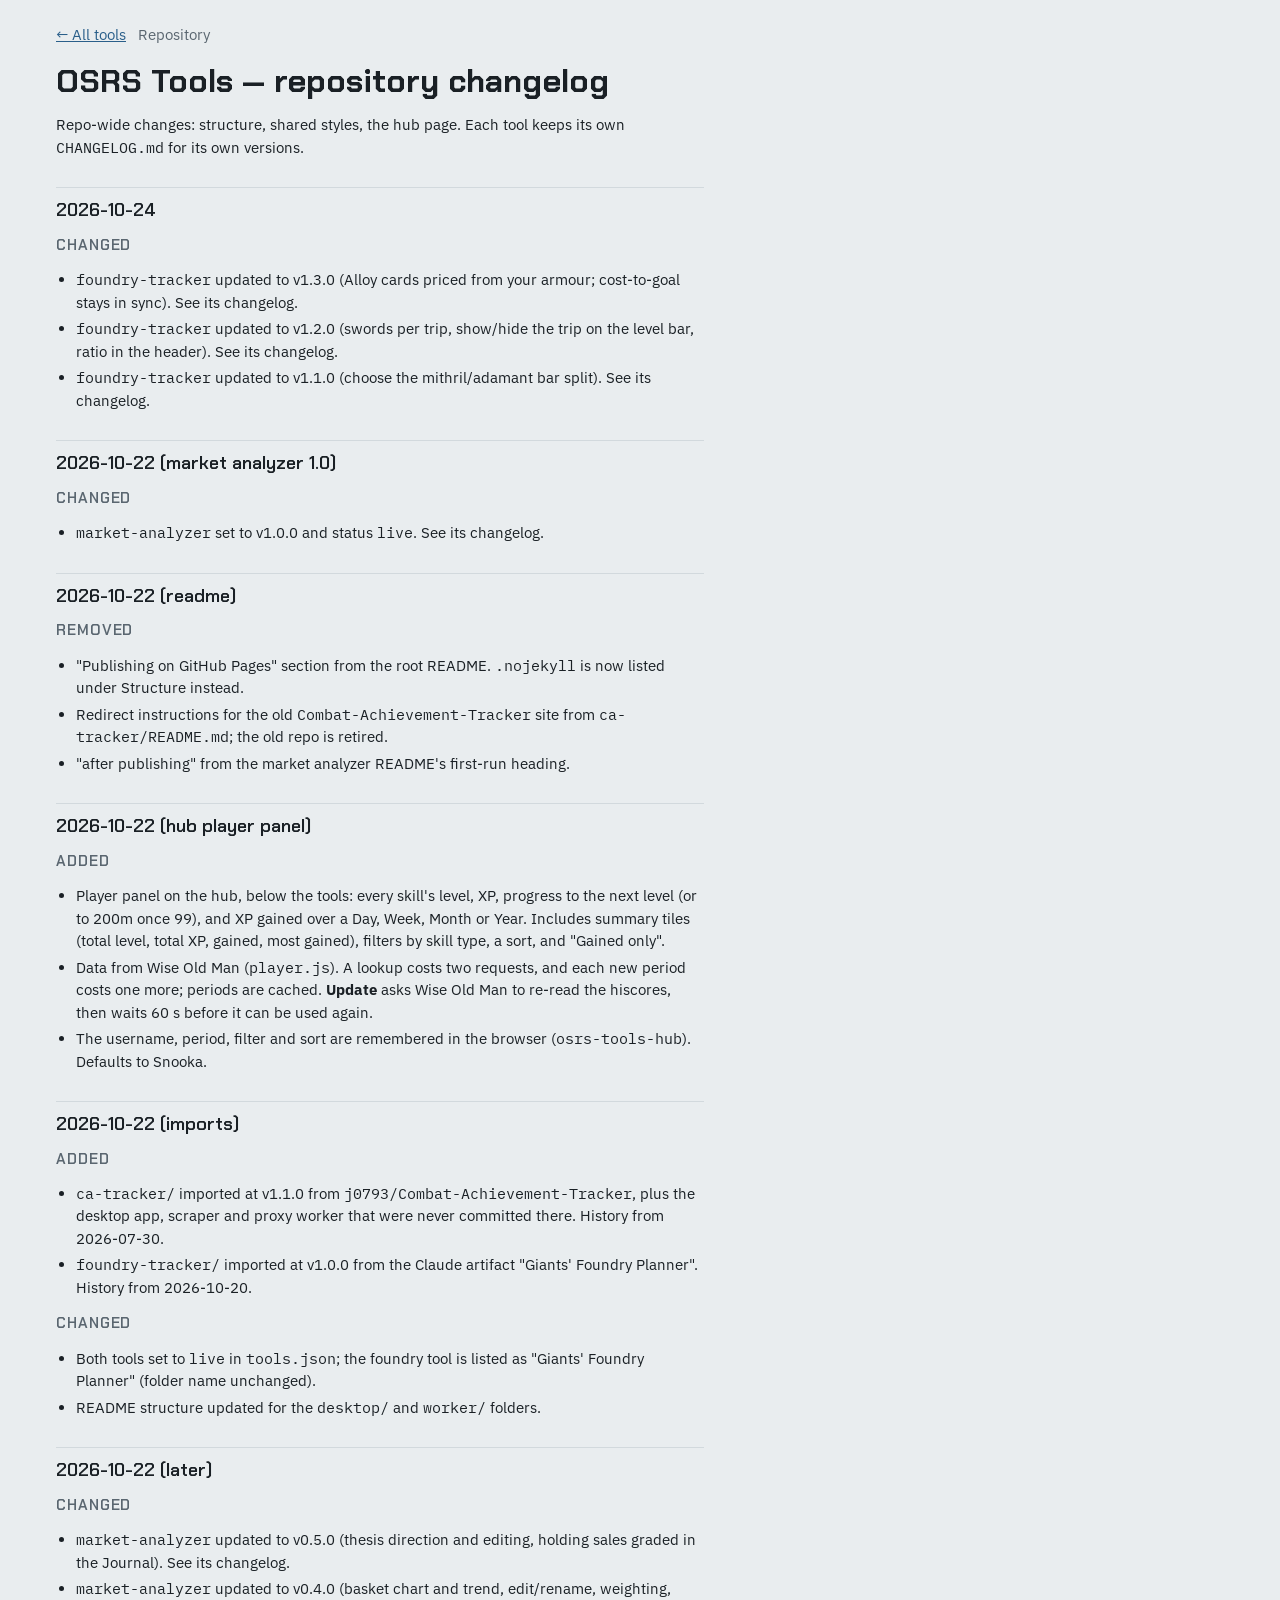
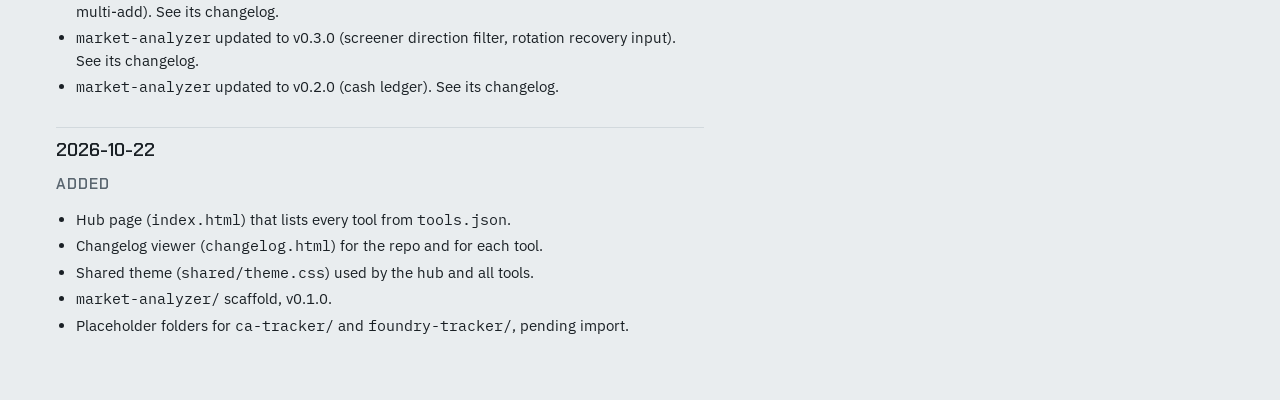
<file: changelog.html>
<!doctype html>
<html lang="en">
<head>
<meta charset="utf-8">
<meta name="viewport" content="width=device-width, initial-scale=1, viewport-fit=cover">
<title>OSRS Tools Changelog</title>
<link rel="stylesheet" href="shared/theme.css">
<style>
  .doc { max-width: 72ch; }
  .doc h1 { margin-bottom: 8px; }
  .doc h2 { margin-top: 28px; padding-top: 12px; border-top: 1px solid var(--line); font-size: var(--step-1); }
  .doc h3 { margin-top: 16px; font-size: var(--step-0); color: var(--muted); text-transform: uppercase; letter-spacing: 0.06em; }
  .doc ul { padding-left: 20px; }
  .doc li { margin: 4px 0; }
  nav.crumbs { margin-bottom: 16px; display: flex; gap: 12px; flex-wrap: wrap; }
</style>
</head>
<body>
<main class="wrap">
  <nav class="crumbs"><a href="./">← All tools</a><span class="muted" id="which"></span></nav>
  <article class="doc" id="doc"><p class="muted">Loading changelog…</p></article>
</main>
<script>
  // Renders a CHANGELOG.md with the small subset of Markdown the changelogs use:
  // headings, bullet lists, paragraphs, **bold**, `code` and [links](url).
  const esc = s => s.replace(/[&<>"]/g, c => ({ "&": "&amp;", "<": "&lt;", ">": "&gt;", '"': "&quot;" }[c]));
  const inline = s => esc(s)
    .replace(/`([^`]+)`/g, "<code>$1</code>")
    .replace(/\*\*([^*]+)\*\*/g, "<strong>$1</strong>")
    .replace(/\[([^\]]+)\]\((https?:[^)\s]+|[^)\s:]+)\)/g, '<a href="$2">$1</a>');

  function render(md) {
    const out = []; let list = false;
    for (const raw of md.split(/\r?\n/)) {
      const line = raw.trimEnd();
      const h = line.match(/^(#{1,3})\s+(.*)$/);
      const li = line.match(/^\s*[-*]\s+(.*)$/);
      if (!li && list) { out.push("</ul>"); list = false; }
      if (h) out.push(`<h${h[1].length}>${inline(h[2])}</h${h[1].length}>`);
      else if (li) { if (!list) { out.push("<ul>"); list = true; } out.push(`<li>${inline(li[1])}</li>`); }
      else if (line.trim()) out.push(`<p>${inline(line)}</p>`);
    }
    if (list) out.push("</ul>");
    return out.join("\n");
  }

  const tool = new URLSearchParams(location.search).get("tool");
  const safe = tool && /^[a-z0-9-]+$/.test(tool) ? tool : null;
  const path = safe ? `${safe}/CHANGELOG.md` : "CHANGELOG.md";
  document.getElementById("which").textContent = safe ? safe : "Repository";

  fetch(path)
    .then(r => { if (!r.ok) throw new Error(r.status); return r.text(); })
    .then(md => { document.getElementById("doc").innerHTML = render(md); })
    .catch(() => { document.getElementById("doc").innerHTML = '<p class="muted">No changelog found for this tool yet.</p>'; });
</script>
</body>
</html>
</file>
<file: shared/theme.css>
/* OSRS Tools — shared theme
   Layout concept: a quiet stone-grey workbench; coin gold marks the one thing that matters on each screen.
   Every tool in this repo links this file so the hub and the apps look like one set. */

@import url("https://fonts.googleapis.com/css2?family=Chakra+Petch:wght@500;600;700&family=IBM+Plex+Sans:wght@400;500;600&family=IBM+Plex+Mono:wght@400;500&display=swap");

:root {
  --bg: #e9edef;
  --surface: #ffffff;
  --surface-2: #f4f6f7;
  --ink: #1a2025;
  --muted: #5a6670;
  --line: #d2d9dd;
  --gold: #9a6a0a;
  --gold-soft: #f5e9c8;
  --up: #1d7448;
  --down: #b0352b;
  --warn: #9a6200;
  --info: #2a5f8a;

  --font-display: "Chakra Petch", "Segoe UI", system-ui, sans-serif;
  --font-body: "IBM Plex Sans", "Segoe UI", system-ui, sans-serif;
  --font-mono: "IBM Plex Mono", ui-monospace, "SFMono-Regular", Menlo, monospace;

  --radius: 6px;
  --step--1: 0.8125rem;
  --step-0: 0.9375rem;
  --step-1: 1.125rem;
  --step-2: 1.5rem;
  --step-3: 2rem;
}

@media (prefers-color-scheme: dark) {
  :root:not([data-theme="light"]) {
    --bg: #111518;
    --surface: #191f24;
    --surface-2: #20272d;
    --ink: #e5e9ec;
    --muted: #93a0a9;
    --line: #2c353c;
    --gold: #e2b24c;
    --gold-soft: #3a3019;
    --up: #4fc48d;
    --down: #f07a6e;
    --warn: #e6a640;
    --info: #74aee0;
    color-scheme: dark;
  }
}
:root[data-theme="dark"] {
  --bg: #111518;
  --surface: #191f24;
  --surface-2: #20272d;
  --ink: #e5e9ec;
  --muted: #93a0a9;
  --line: #2c353c;
  --gold: #e2b24c;
  --gold-soft: #3a3019;
  --up: #4fc48d;
  --down: #f07a6e;
  --warn: #e6a640;
  --info: #74aee0;
  color-scheme: dark;
}

*, *::before, *::after { box-sizing: border-box; }
html, body { margin: 0; }
body {
  background: var(--bg);
  color: var(--ink);
  font-family: var(--font-body);
  font-size: var(--step-0);
  line-height: 1.5;
}
h1, h2, h3 { font-family: var(--font-display); line-height: 1.15; text-wrap: balance; margin: 0; }
h1 { font-size: var(--step-3); font-weight: 700; }
h2 { font-size: var(--step-2); font-weight: 600; }
h3 { font-size: var(--step-1); font-weight: 600; }
a { color: var(--info); }
code, .mono, .num { font-family: var(--font-mono); }
.num { font-variant-numeric: tabular-nums; }
.muted { color: var(--muted); }
.up { color: var(--up); }
.down { color: var(--down); }
.label {
  font-size: var(--step--1);
  text-transform: uppercase;
  letter-spacing: 0.06em;
  color: var(--muted);
  font-weight: 500;
}

.wrap {
  max-width: 1200px;
  margin: 0 auto;
  padding-left: max(16px, env(safe-area-inset-left, 0px));
  padding-right: max(16px, env(safe-area-inset-right, 0px));
  padding-block: 24px 48px;
}

.panel {
  background: var(--surface);
  border: 1px solid var(--line);
  border-radius: var(--radius);
  padding: 16px;
}

button, .btn {
  font: inherit;
  font-weight: 500;
  border: 1px solid var(--line);
  background: var(--surface);
  color: var(--ink);
  border-radius: var(--radius);
  padding: 6px 12px;
  cursor: pointer;
  text-decoration: none;
  display: inline-flex;
  align-items: center;
  gap: 6px;
}
button:hover, .btn:hover { border-color: var(--gold); }
button.primary, .btn.primary { background: var(--gold); border-color: var(--gold); color: var(--surface); }
button:focus-visible, .btn:focus-visible, input:focus-visible, select:focus-visible, textarea:focus-visible {
  outline: 2px solid var(--gold);
  outline-offset: 2px;
}
input, select, textarea {
  font: inherit;
  color: var(--ink);
  background: var(--surface-2);
  border: 1px solid var(--line);
  border-radius: var(--radius);
  padding: 6px 8px;
  min-width: 0;
}

.chip {
  display: inline-block;
  font-size: var(--step--1);
  font-weight: 500;
  padding: 1px 8px;
  border-radius: 999px;
  border: 1px solid currentColor;
  white-space: nowrap;
}

@media (prefers-reduced-motion: reduce) {
  * { animation: none !important; transition: none !important; }
}
</file>
<file: ca-tracker/style.css>
:root {
  --bg: #1c1c1c;
  --panel: #262626;
  --border: #3a3a3a;
  --text: #e8e8e8;
  --muted: #9c9c9c;
  --accent: #c9942f;
  --accent-dim: #7a5d21;
  --done: #4caf50;
}

* { box-sizing: border-box; }

body {
  margin: 0;
  font-family: -apple-system, "Segoe UI", Roboto, Arial, sans-serif;
  background: var(--bg);
  color: var(--text);
  padding: 24px;
}

header {
  margin-bottom: 20px;
}

h1 {
  margin: 0 0 4px 0;
  font-size: 1.6rem;
}

.subtitle {
  margin: 0;
  color: var(--muted);
}

.lookup-bar {
  display: flex;
  align-items: center;
  gap: 10px;
  margin-bottom: 16px;
  padding: 14px;
  background: var(--panel);
  border: 1px solid var(--border);
  border-radius: 8px;
}

#username-input {
  flex: 0 0 260px;
}

.status {
  color: var(--muted);
  font-size: 0.9rem;
}

.status.error {
  color: #e57373;
}

input[type="text"], select {
  background: #1a1a1a;
  border: 1px solid var(--border);
  color: var(--text);
  padding: 8px 10px;
  border-radius: 6px;
  font-size: 0.95rem;
}

button {
  background: var(--accent-dim);
  color: var(--text);
  border: 1px solid var(--accent);
  padding: 8px 16px;
  border-radius: 6px;
  cursor: pointer;
  font-size: 0.95rem;
}

button:hover { background: var(--accent); }
button:disabled { opacity: 0.5; cursor: default; }

.controls {
  display: flex;
  flex-wrap: wrap;
  align-items: center;
  gap: 12px;
  margin-bottom: 12px;
}

#search-input { flex: 1 1 260px; }

.checkbox-label {
  display: flex;
  align-items: center;
  gap: 6px;
  color: var(--muted);
  font-size: 0.9rem;
}

.progress-label {
  margin-left: auto;
  font-weight: 600;
}

.mastery-bar {
  font-weight: 600;
  font-size: 1.05rem;
  margin-bottom: 14px;
  padding: 10px 14px;
  background: var(--panel);
  border: 1px solid var(--border);
  border-radius: 8px;
}

.mastery-bar .next {
  color: var(--muted);
  font-weight: 400;
}

.table-wrap {
  border: 1px solid var(--border);
  border-radius: 8px;
  overflow: auto;
  max-height: 70vh;
}

table {
  border-collapse: collapse;
  width: 100%;
  font-size: 0.9rem;
}

thead th {
  position: sticky;
  top: 0;
  background: #202020;
  text-align: left;
  padding: 10px 12px;
  border-bottom: 1px solid var(--border);
}

tbody td {
  padding: 8px 12px;
  border-bottom: 1px solid #2a2a2a;
  vertical-align: top;
}

tbody tr.completed {
  color: var(--muted);
}

.col-done { width: 46px; text-align: center; }
.col-tier { width: 100px; }
.col-boss { width: 160px; }
.col-task { width: 220px; }

.check-mark {
  color: var(--done);
  font-weight: 700;
}

.empty-state {
  color: var(--muted);
  text-align: center;
  margin-top: 60px;
}

.hub-link {
  display: inline-block;
  margin-bottom: 10px;
  color: var(--muted);
  font-size: 0.85rem;
  text-decoration: none;
}

.hub-link:hover { color: var(--accent); }
</file>
